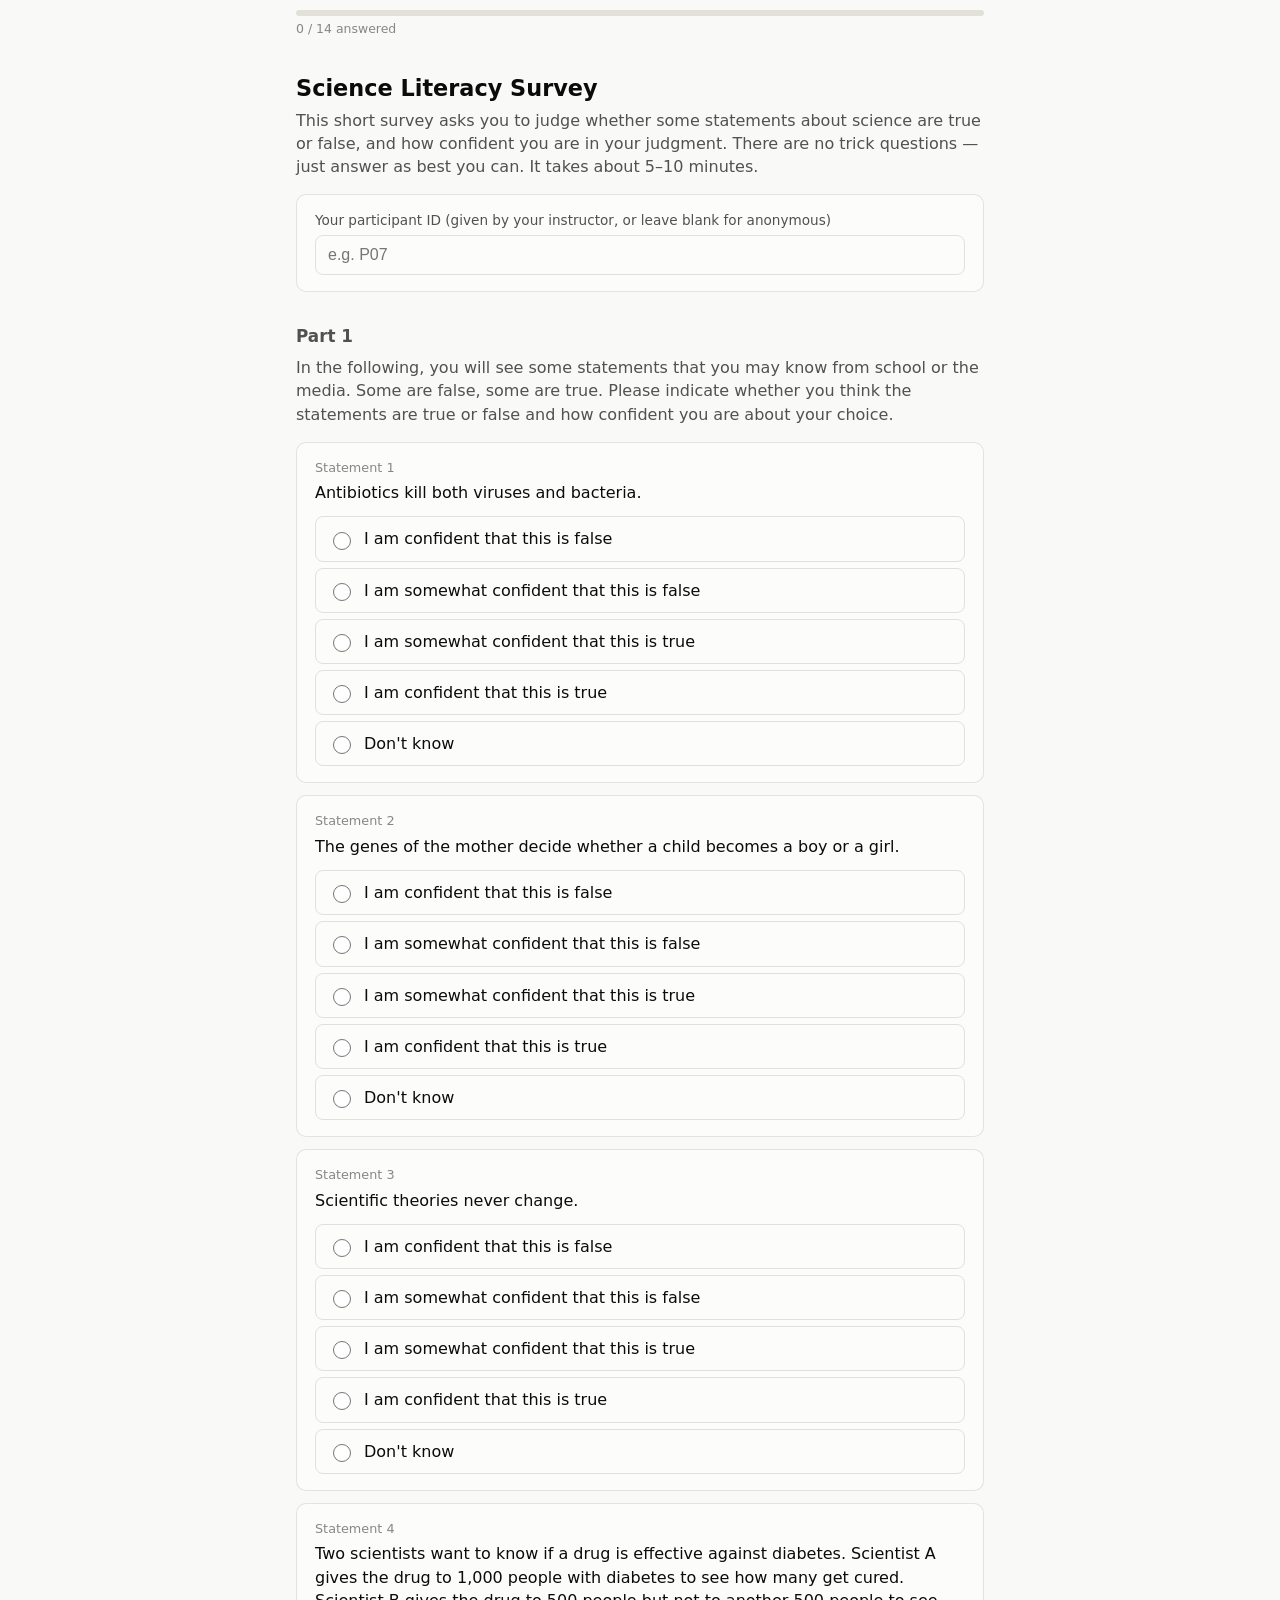
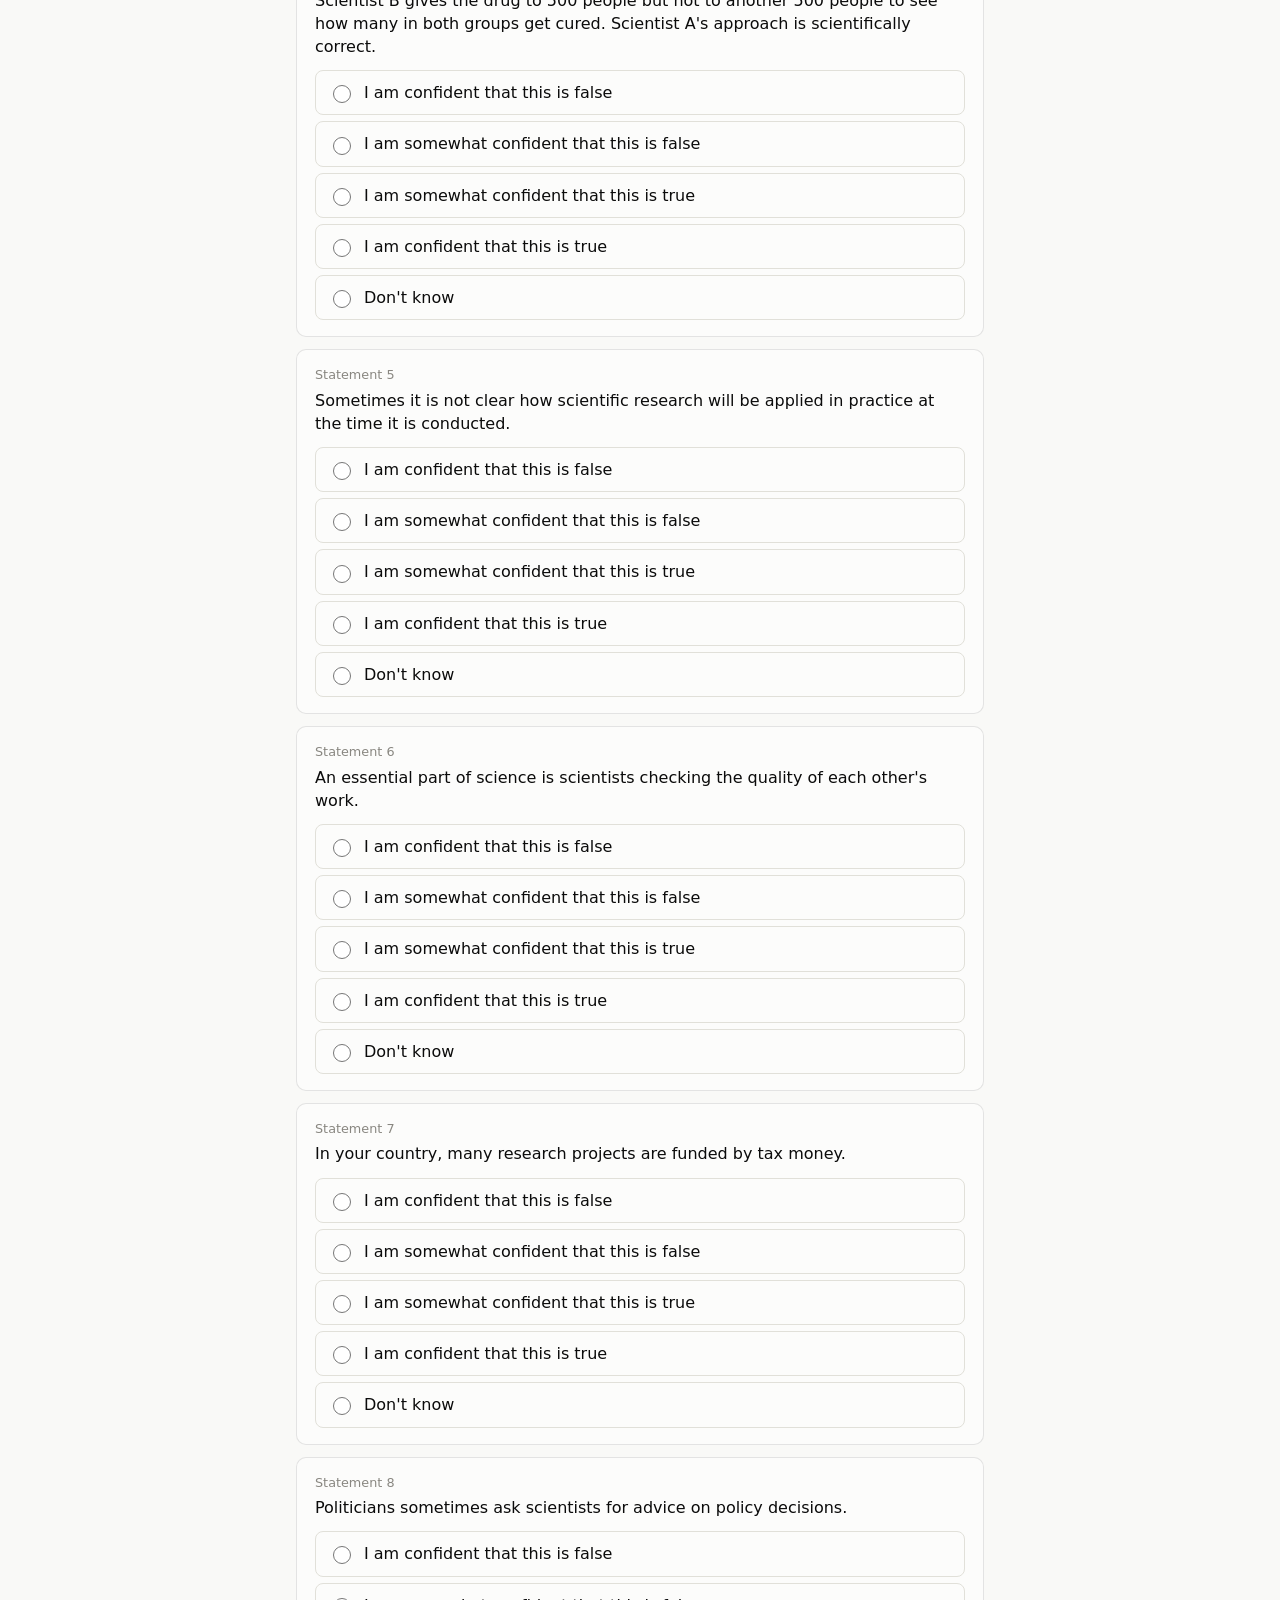
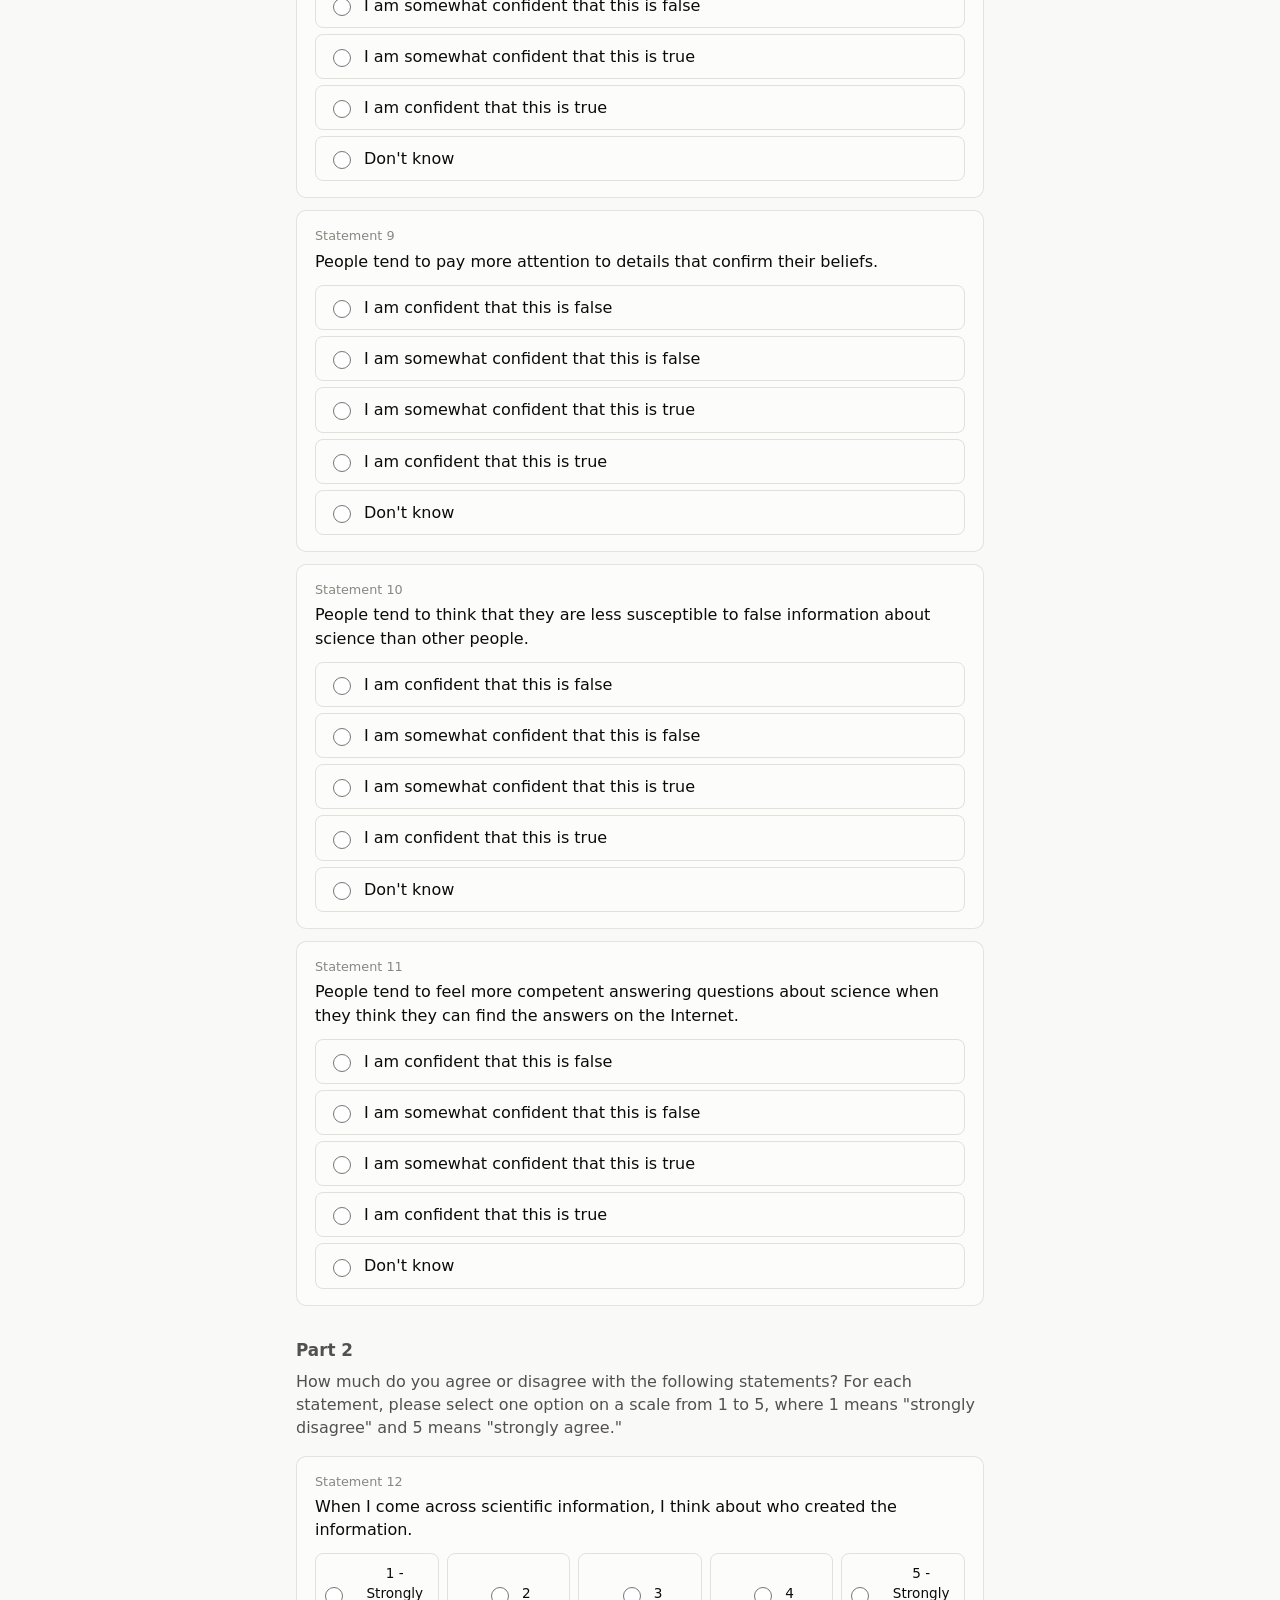
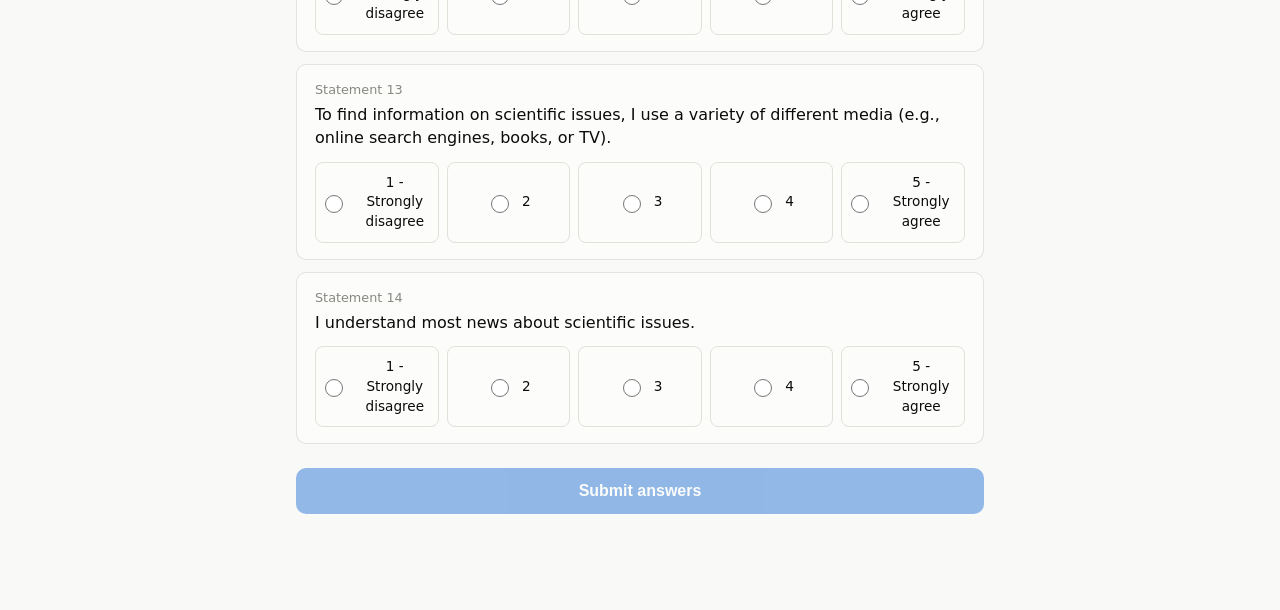
<file: index.html>
<!doctype html>
<html lang="en">
<head>
<meta charset="utf-8" />
<meta name="viewport" content="width=device-width, initial-scale=1" />
<title>Science Literacy Survey</title>
<link rel="stylesheet" href="style.css" />
</head>
<body>
<div class="progress-bar">
  <div class="wrap" style="padding-top:0;padding-bottom:0;">
    <div class="progress-track"><div class="progress-fill" id="progressFill"></div></div>
    <div class="progress-label" id="progressLabel">0 / 14 answered</div>
  </div>
</div>

<div class="wrap">
  <h1>Science Literacy Survey</h1>
  <p class="lede">
    This short survey asks you to judge whether some statements about science
    are true or false, and how confident you are in your judgment. There are
    no trick questions &mdash; just answer as best you can. It takes about
    5&ndash;10 minutes.
  </p>

  <div class="card">
    <label class="field-label" for="respondentId">Your participant ID (given by your instructor, or leave blank for anonymous)</label>
    <input type="text" id="respondentId" placeholder="e.g. P07" autocomplete="off" />
  </div>

  <form id="surveyForm"></form>

  <button class="submit" id="submitBtn" disabled>Submit answers</button>
  <div id="statusMsg"></div>
</div>

<div class="wrap thankyou" id="thankYou" style="display:none;">
  <h1>Thank you!</h1>
  <p class="lede">Your responses have been recorded.</p>
</div>

<script src="items.js"></script>
<script src="config.js"></script>
<script>
(function () {
  const { ITEMS, TF_OPTIONS, AGREE_OPTIONS, TF_INTRO, AGREE_INTRO } = window.SCALE;
  const form = document.getElementById("surveyForm");

  // Optional course-group tag from the URL (e.g. ?group=A). It labels each
  // response and shows a badge; the dashboard can filter results by it.
  const GROUP = (new URLSearchParams(location.search).get("group") || "").trim();
  function withGroup(id) { return GROUP ? GROUP + " | " + id : id; }
  if (GROUP) {
    const badge = document.createElement("div");
    badge.textContent = "Group: " + GROUP;
    badge.style.cssText = "display:inline-block;margin:4px 0 12px;padding:6px 12px;border-radius:999px;background:color-mix(in srgb, var(--series-1) 15%, transparent);color:var(--text-primary);font-size:0.85rem;font-weight:600;";
    const mainWrap = form.closest(".wrap");
    mainWrap.querySelector("h1").insertAdjacentElement("afterend", badge);
  }
  const answers = {};

  function renderTfItem(item, displayIndex) {
    const card = document.createElement("div");
    card.className = "card";
    card.innerHTML = `
      <div class="item-index">Statement ${displayIndex}</div>
      <div class="item-text">${escapeHtml(item.text)}</div>
      <div class="options" role="radiogroup" aria-label="Statement ${displayIndex}"></div>
    `;
    const opts = card.querySelector(".options");
    TF_OPTIONS.forEach((opt) => {
      const id = `${item.id}_${opt.value}`;
      const label = document.createElement("label");
      label.className = "option";
      label.setAttribute("for", id);
      label.innerHTML = `<input type="radio" name="${item.id}" id="${id}" value="${opt.value}" /><span>${escapeHtml(opt.label)}</span>`;
      opts.appendChild(label);
    });
    card.querySelectorAll(`input[name="${item.id}"]`).forEach((input) => {
      input.addEventListener("change", () => onAnswer(item.id, input.value, card));
    });
    return card;
  }

  function renderAgreeItem(item, displayIndex) {
    const card = document.createElement("div");
    card.className = "card";
    card.innerHTML = `
      <div class="item-index">Statement ${displayIndex}</div>
      <div class="item-text">${escapeHtml(item.text)}</div>
      <div class="agree-row" role="radiogroup" aria-label="Statement ${displayIndex}"></div>
    `;
    const opts = card.querySelector(".agree-row");
    AGREE_OPTIONS.forEach((opt) => {
      const id = `${item.id}_${opt.value}`;
      const label = document.createElement("label");
      label.className = "option";
      label.setAttribute("for", id);
      label.innerHTML = `<input type="radio" name="${item.id}" id="${id}" value="${opt.value}" /><span>${escapeHtml(String(opt.label))}</span>`;
      opts.appendChild(label);
    });
    card.querySelectorAll(`input[name="${item.id}"]`).forEach((input) => {
      input.addEventListener("change", () => onAnswer(item.id, input.value, card));
    });
    return card;
  }

  function onAnswer(itemId, value, card) {
    answers[itemId] = value;
    card.querySelectorAll(".option").forEach((el) => {
      const input = el.querySelector("input");
      el.classList.toggle("checked", input.checked);
    });
    updateProgress();
  }

  function updateProgress() {
    const answered = Object.keys(answers).length;
    document.getElementById("progressFill").style.width = (answered / ITEMS.length * 100) + "%";
    document.getElementById("progressLabel").textContent = `${answered} / ${ITEMS.length} answered`;
    document.getElementById("submitBtn").disabled = answered < ITEMS.length;
  }

  function escapeHtml(s) {
    const d = document.createElement("div");
    d.textContent = s;
    return d.innerHTML;
  }

  // Render: intro + civic/cognitive (tf) items, then intro + media (agree) items.
  const tfItems = ITEMS.filter((i) => i.type === "tf");
  const agreeItems = ITEMS.filter((i) => i.type === "agree");

  const tfIntro = document.createElement("h2");
  tfIntro.textContent = "Part 1";
  const tfIntroP = document.createElement("p");
  tfIntroP.className = "lede";
  tfIntroP.textContent = TF_INTRO;
  form.appendChild(tfIntro);
  form.appendChild(tfIntroP);
  tfItems.forEach((item, i) => form.appendChild(renderTfItem(item, i + 1)));

  const agreeIntro = document.createElement("h2");
  agreeIntro.textContent = "Part 2";
  const agreeIntroP = document.createElement("p");
  agreeIntroP.className = "lede";
  agreeIntroP.textContent = AGREE_INTRO;
  form.appendChild(agreeIntro);
  form.appendChild(agreeIntroP);
  agreeItems.forEach((item, i) => form.appendChild(renderAgreeItem(item, tfItems.length + i + 1)));

  document.getElementById("submitBtn").addEventListener("click", submit);

  async function submit() {
    const btn = document.getElementById("submitBtn");
    const statusEl = document.getElementById("statusMsg");
    statusEl.innerHTML = "";

    if (Object.keys(answers).length < ITEMS.length) {
      statusEl.innerHTML = `<div class="status-msg error">Please answer all statements before submitting.</div>`;
      return;
    }
    if (!window.APP_CONFIG || window.APP_CONFIG.ENDPOINT_URL.indexOf("PASTE_YOUR") === 0) {
      statusEl.innerHTML = `<div class="status-msg error">This survey isn't connected to a data endpoint yet. See config.js / SETUP.md.</div>`;
      return;
    }

    btn.disabled = true;
    btn.textContent = "Submitting…";

    const payload = {
      secret: window.APP_CONFIG.SHARED_SECRET,
      respondentId: withGroup(document.getElementById("respondentId").value.trim() || "anonymous"),
      answers,
      submittedAt: new Date().toISOString(),
    };

    try {
      const res = await fetch(window.APP_CONFIG.ENDPOINT_URL, {
        method: "POST",
        headers: { "Content-Type": "text/plain;charset=utf-8" }, // avoids CORS preflight against Apps Script
        body: JSON.stringify(payload),
      });
      const data = await res.json().catch(() => ({}));
      if (!res.ok || data.ok === false) {
        throw new Error(data.error || `Request failed (${res.status})`);
      }
      document.querySelector(".progress-bar").style.display = "none";
      document.querySelector(".wrap").style.display = "none";
      document.getElementById("thankYou").style.display = "block";
    } catch (err) {
      statusEl.innerHTML = `<div class="status-msg error">Could not submit: ${escapeHtml(err.message)}. Please try again.</div>`;
      btn.disabled = false;
      btn.textContent = "Submit answers";
    }
  }
})();
</script>
</body>
</html>
</file>
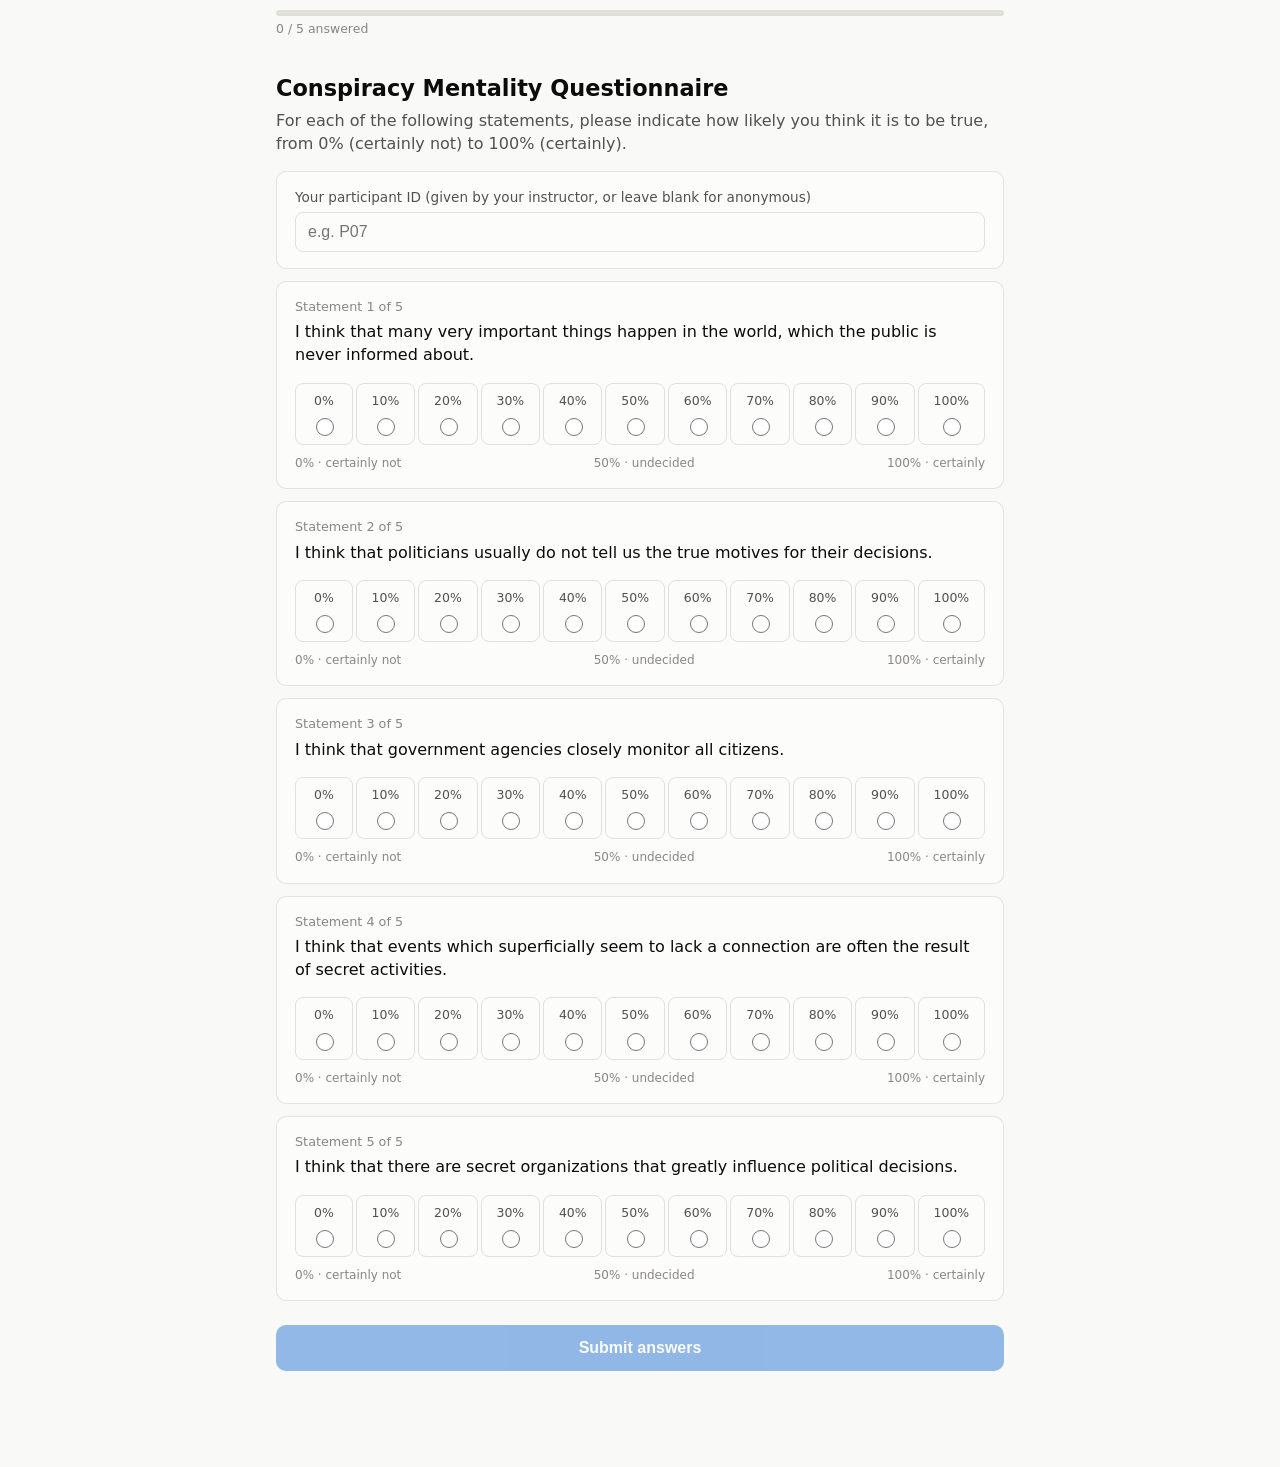
<file: cmq/index.html>
<!doctype html>
<html lang="en">
<head>
<meta charset="utf-8" />
<meta name="viewport" content="width=device-width, initial-scale=1" />
<title>Conspiracy Mentality Questionnaire</title>
<link rel="stylesheet" href="style.css" />
</head>
<body>
<div class="progress-bar">
  <div class="wrap" style="padding-top:0;padding-bottom:0;">
    <div class="progress-track"><div class="progress-fill" id="progressFill"></div></div>
    <div class="progress-label" id="progressLabel">0 / 5 answered</div>
  </div>
</div>

<div class="wrap">
  <h1>Conspiracy Mentality Questionnaire</h1>
  <p class="lede" id="scaleIntro"></p>

  <div class="card">
    <label class="field-label" for="respondentId">Your participant ID (given by your instructor, or leave blank for anonymous)</label>
    <input type="text" id="respondentId" placeholder="e.g. P07" autocomplete="off" />
  </div>

  <form id="surveyForm"></form>

  <button class="submit" id="submitBtn" disabled>Submit answers</button>
  <div id="statusMsg"></div>
</div>

<div class="wrap thankyou" id="thankYou" style="display:none;">
  <h1>Thank you!</h1>
  <p class="lede">Your answers have been recorded.</p>
</div>

<script src="items.js"></script>
<script src="config.js"></script>
<script>
(function () {
  const { ITEMS, SCALE, SCALE_INTRO } = window.CMQ;
  const form = document.getElementById("surveyForm");

  // Optional course-group tag from the URL (e.g. ?group=A). It labels each
  // response and shows a badge; the dashboard can filter results by it.
  const GROUP = (new URLSearchParams(location.search).get("group") || "").trim();
  function withGroup(id) { return GROUP ? GROUP + " | " + id : id; }
  if (GROUP) {
    const badge = document.createElement("div");
    badge.textContent = "Group: " + GROUP;
    badge.style.cssText = "display:inline-block;margin:4px 0 12px;padding:6px 12px;border-radius:999px;background:color-mix(in srgb, var(--series-1) 15%, transparent);color:var(--text-primary);font-size:0.85rem;font-weight:600;";
    const mainWrap = form.closest(".wrap");
    mainWrap.querySelector("h1").insertAdjacentElement("afterend", badge);
  }
  const answers = {};
  document.getElementById("scaleIntro").textContent = SCALE_INTRO;

  function escapeHtml(s) { const d = document.createElement("div"); d.textContent = s; return d.innerHTML; }

  function renderItem(item, i) {
    const card = document.createElement("div");
    card.className = "card";
    card.innerHTML =
      '<div class="item-index">Statement ' + (i + 1) + " of " + ITEMS.length + "</div>" +
      '<div class="item-text">' + escapeHtml(item.text) + "</div>" +
      '<div class="scale" role="radiogroup" aria-label="Statement ' + (i + 1) + '"></div>' +
      '<div class="scale-anchors"><span>0% &middot; certainly not</span><span>50% &middot; undecided</span><span>100% &middot; certainly</span></div>';
    const scale = card.querySelector(".scale");
    SCALE.forEach((opt) => {
      const wrap = document.createElement("div");
      wrap.className = "scale-opt";
      const id = item.id + "_" + opt.value;
      wrap.innerHTML =
        '<label for="' + id + '" title="' + opt.percent + "% &mdash; " + escapeHtml(opt.anchor) + '">' +
        '<span class="pct">' + opt.percent + "%</span>" +
        '<input type="radio" name="' + item.id + '" id="' + id + '" value="' + opt.value + '" />' +
        "</label>";
      scale.appendChild(wrap);
    });
    card.querySelectorAll('input[name="' + item.id + '"]').forEach((input) => {
      input.addEventListener("change", () => onAnswer(item.id, input.value, card));
    });
    return card;
  }

  function onAnswer(itemId, value, card) {
    answers[itemId] = value;
    card.querySelectorAll(".scale-opt").forEach((el) => {
      el.classList.toggle("checked", el.querySelector("input").checked);
    });
    updateProgress();
  }

  function updateProgress() {
    const answered = Object.keys(answers).length;
    document.getElementById("progressFill").style.width = (answered / ITEMS.length * 100) + "%";
    document.getElementById("progressLabel").textContent = answered + " / " + ITEMS.length + " answered";
    document.getElementById("submitBtn").disabled = answered < ITEMS.length;
  }

  ITEMS.forEach((item, i) => form.appendChild(renderItem(item, i)));
  document.getElementById("submitBtn").addEventListener("click", submit);

  async function submit() {
    const btn = document.getElementById("submitBtn");
    const statusEl = document.getElementById("statusMsg");
    statusEl.innerHTML = "";
    if (Object.keys(answers).length < ITEMS.length) {
      statusEl.innerHTML = '<div class="status-msg error">Please answer all statements before submitting.</div>';
      return;
    }
    if (!window.APP_CONFIG || window.APP_CONFIG.ENDPOINT_URL.indexOf("PASTE_YOUR") === 0) {
      statusEl.innerHTML = '<div class="status-msg error">This survey isn\'t connected to a data endpoint yet. See config.js / SETUP.md.</div>';
      return;
    }
    btn.disabled = true; btn.textContent = "Submitting…";
    const payload = {
      secret: window.APP_CONFIG.SHARED_SECRET,
      respondentId: withGroup(document.getElementById("respondentId").value.trim() || "anonymous"),
      answers, submittedAt: new Date().toISOString(),
    };
    try {
      const res = await fetch(window.APP_CONFIG.ENDPOINT_URL, {
        method: "POST",
        headers: { "Content-Type": "text/plain;charset=utf-8" },
        body: JSON.stringify(payload),
      });
      const data = await res.json().catch(() => ({}));
      if (!res.ok || data.ok === false) throw new Error(data.error || ("Request failed (" + res.status + ")"));
      document.querySelector(".progress-bar").style.display = "none";
      document.querySelector(".wrap").style.display = "none";
      document.getElementById("thankYou").style.display = "block";
    } catch (err) {
      statusEl.innerHTML = '<div class="status-msg error">Could not submit: ' + escapeHtml(err.message) + ". Please try again.</div>";
      btn.disabled = false; btn.textContent = "Submit answers";
    }
  }
})();
</script>
</body>
</html>
</file>
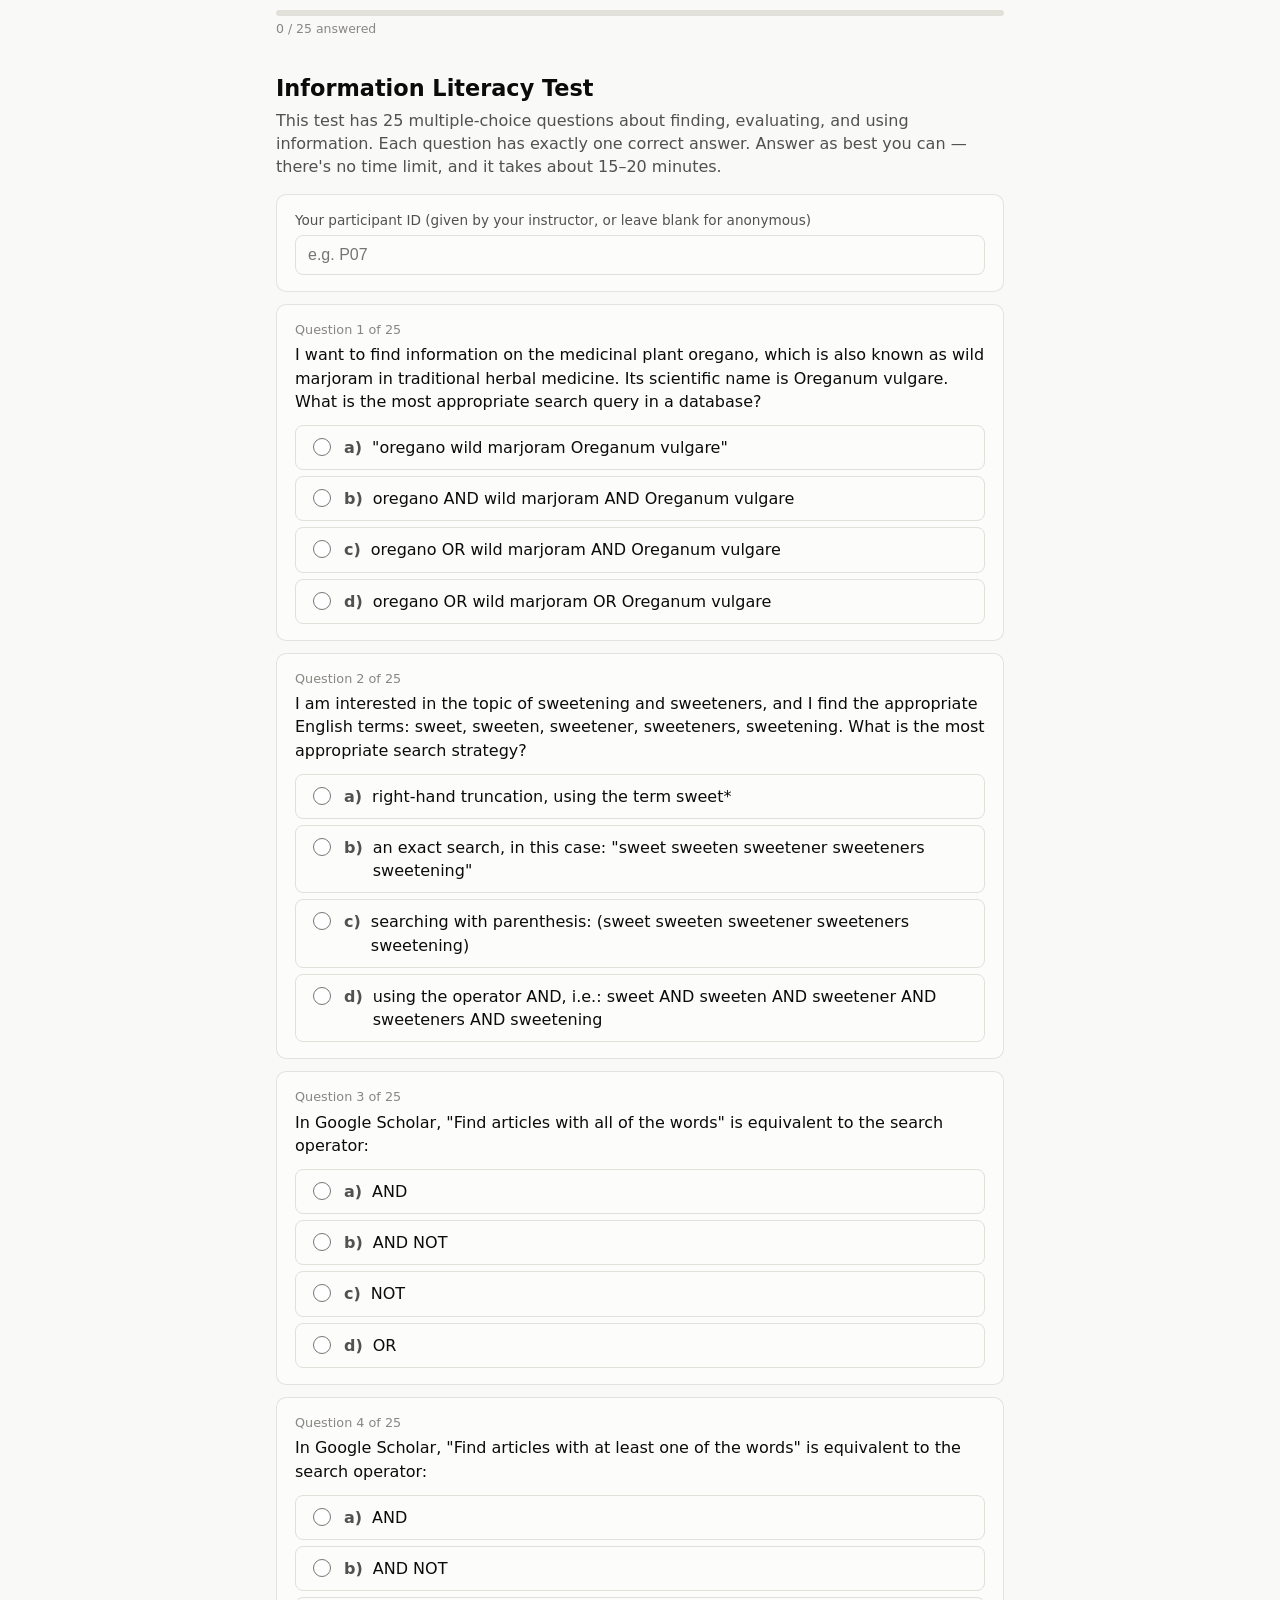
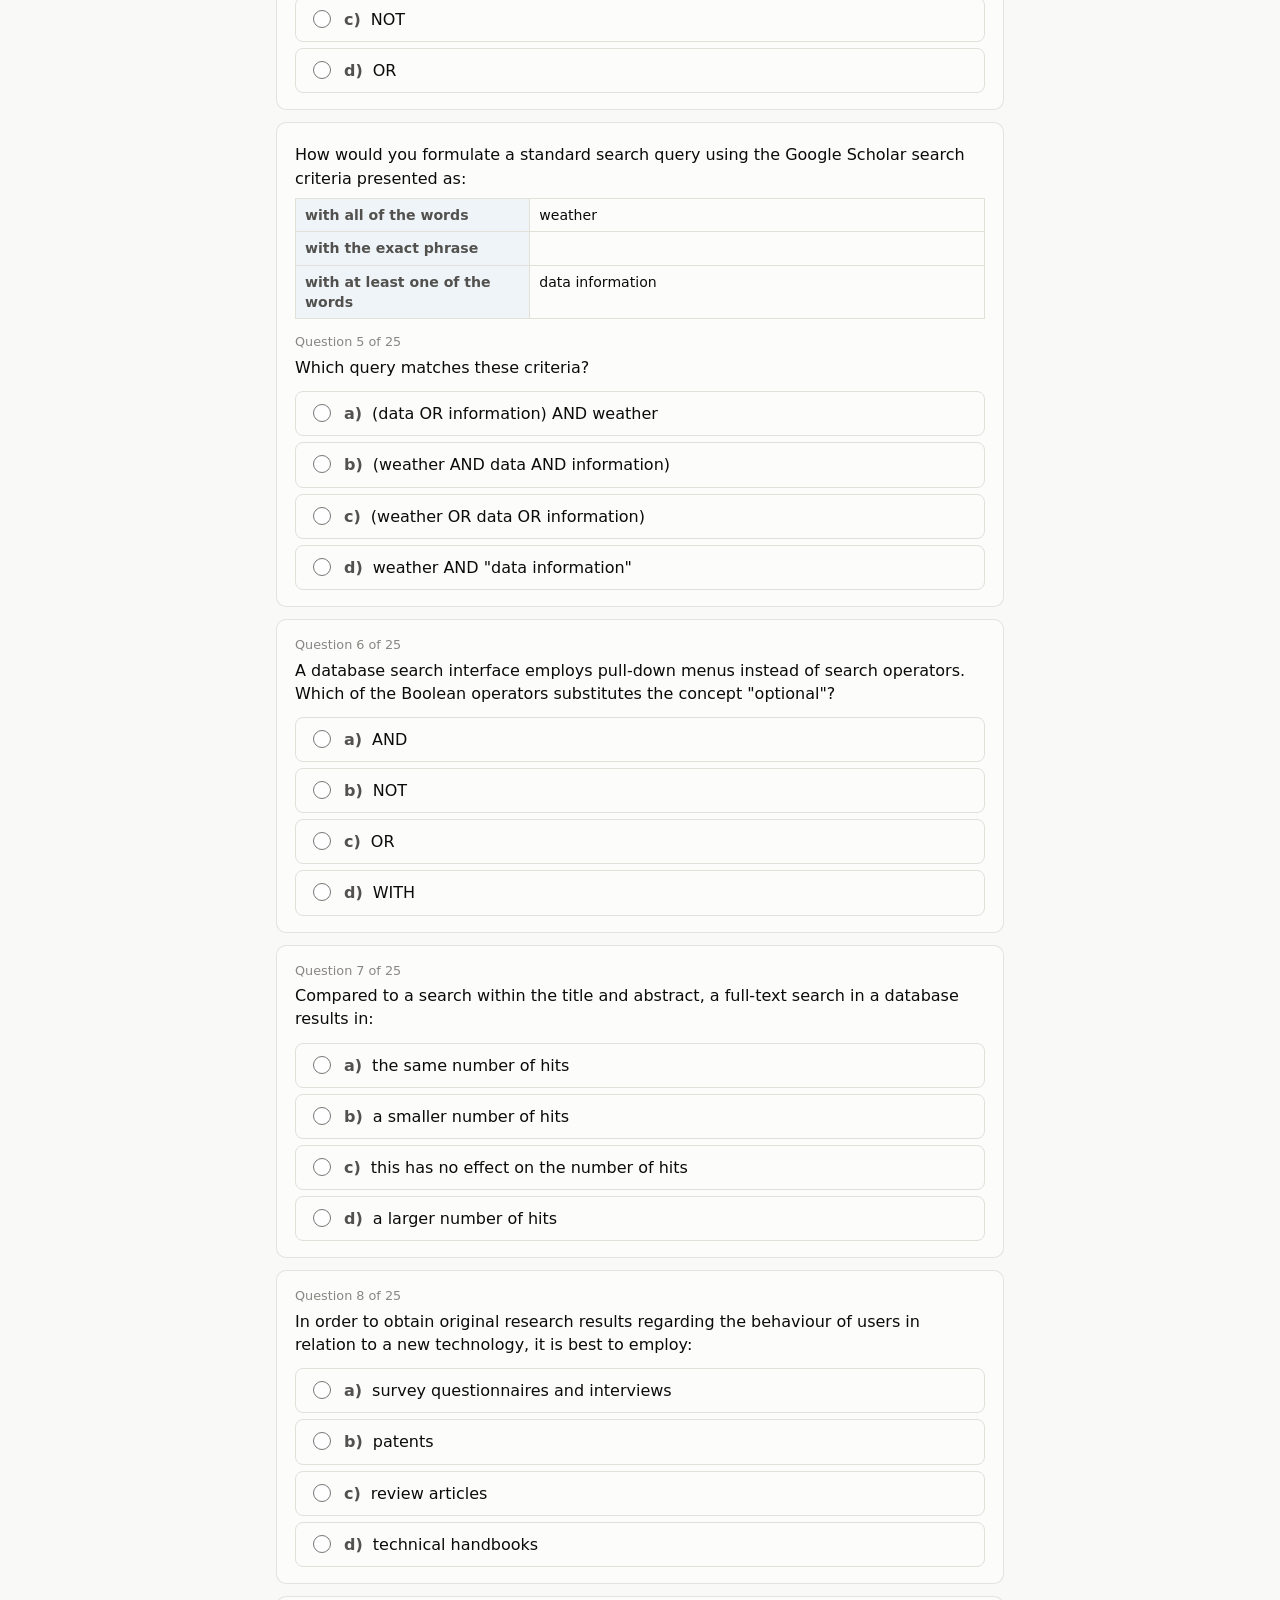
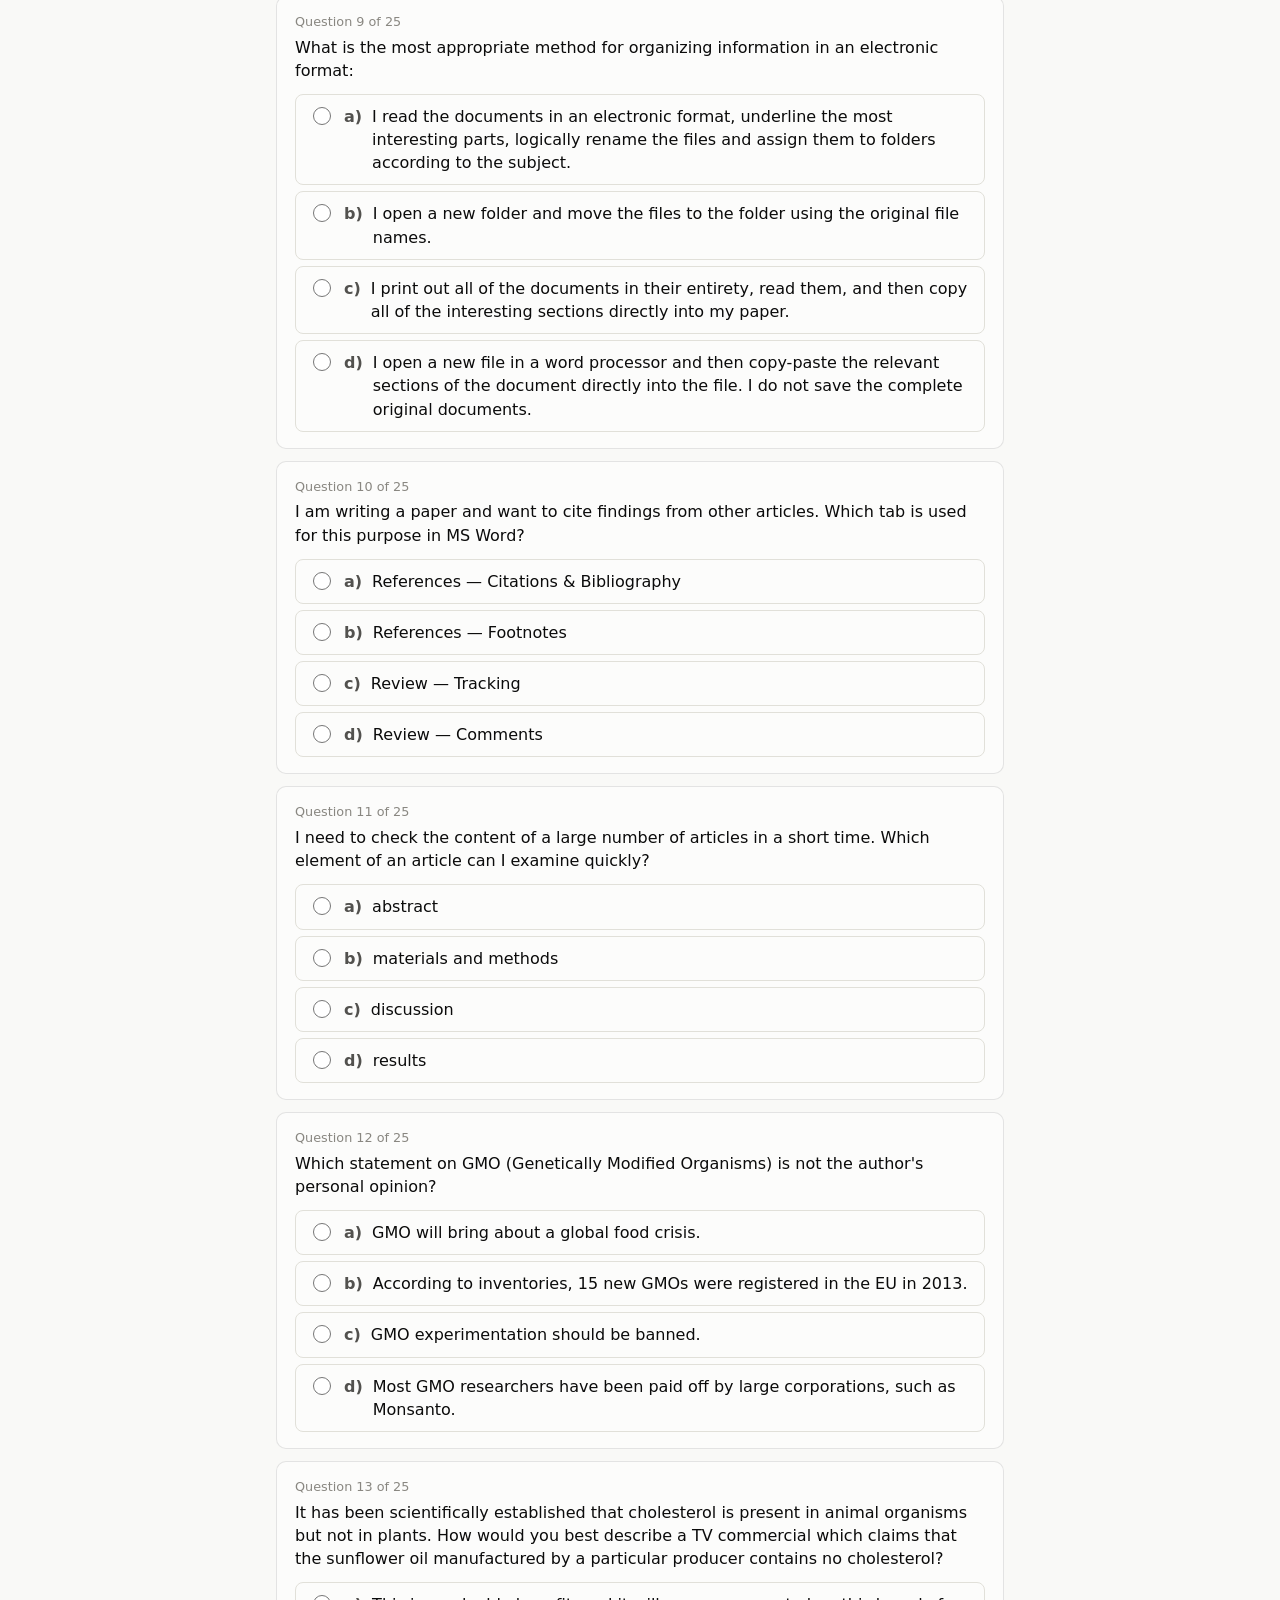
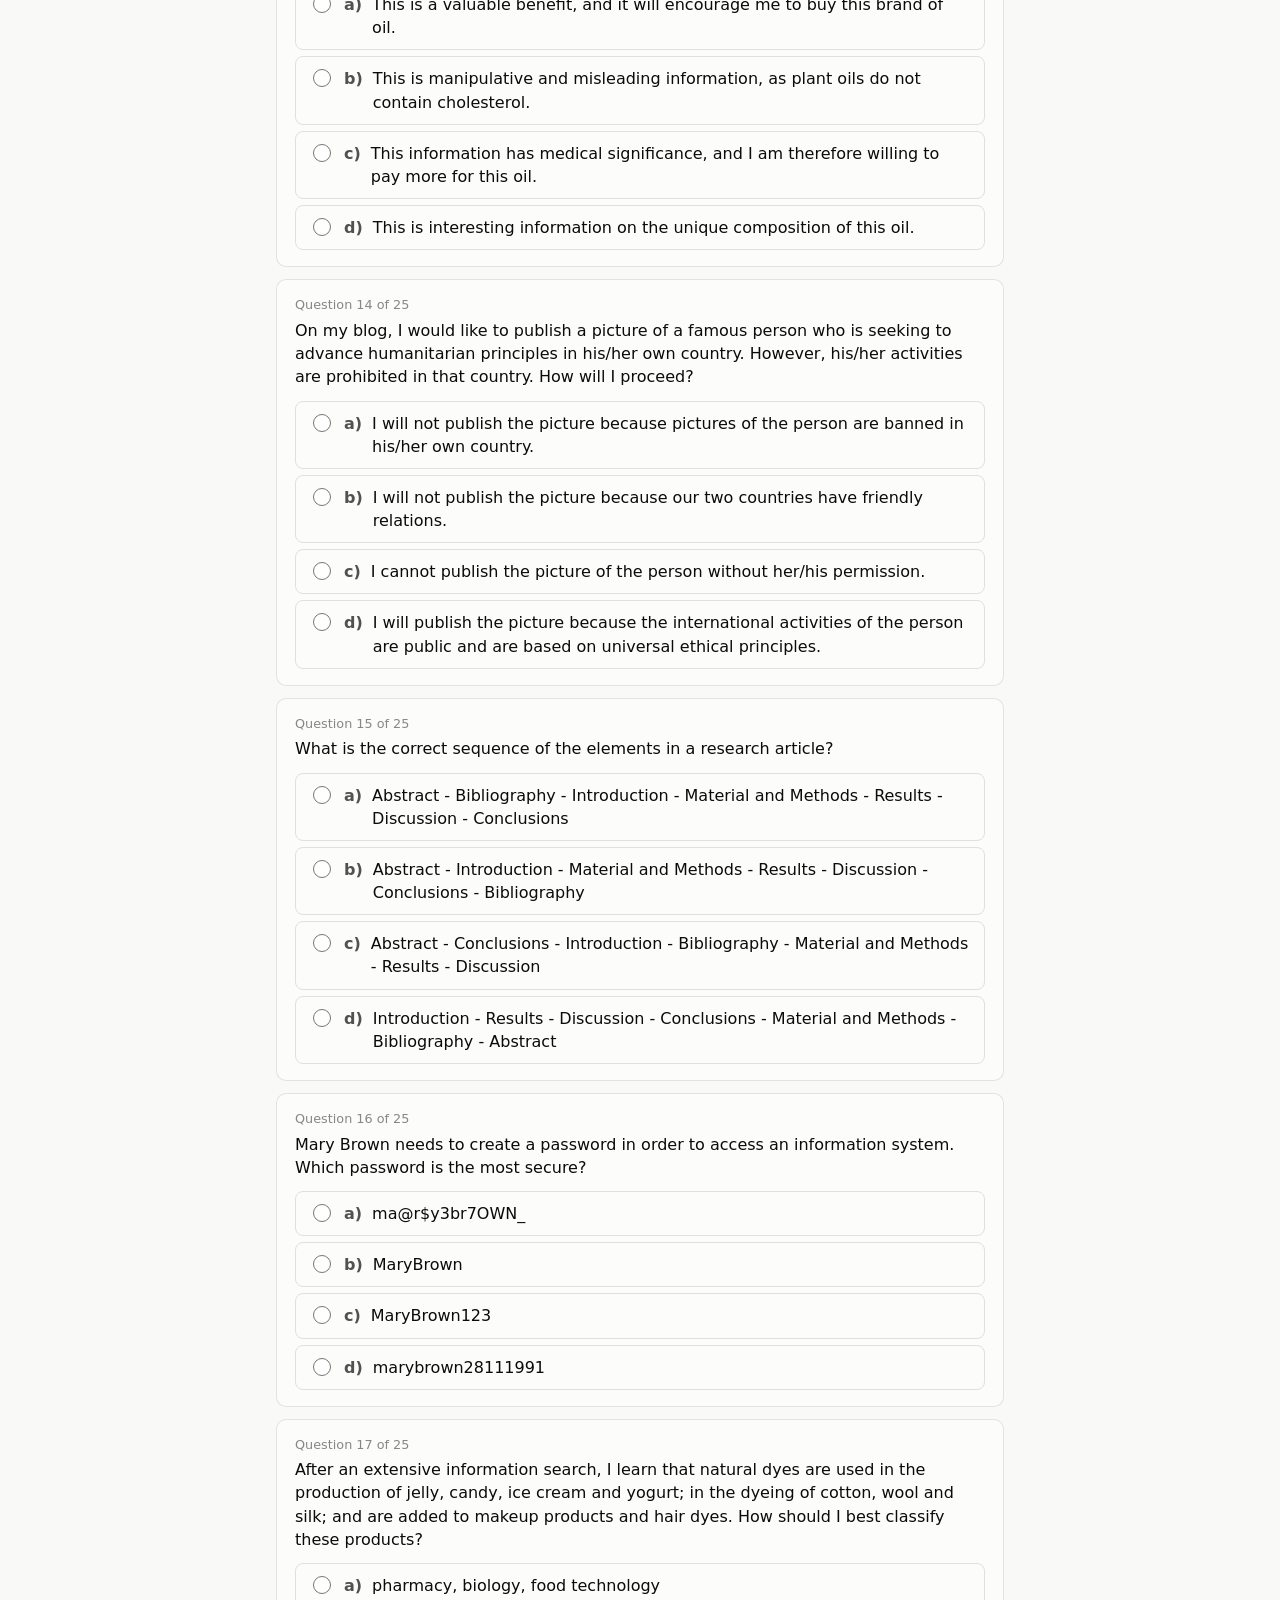
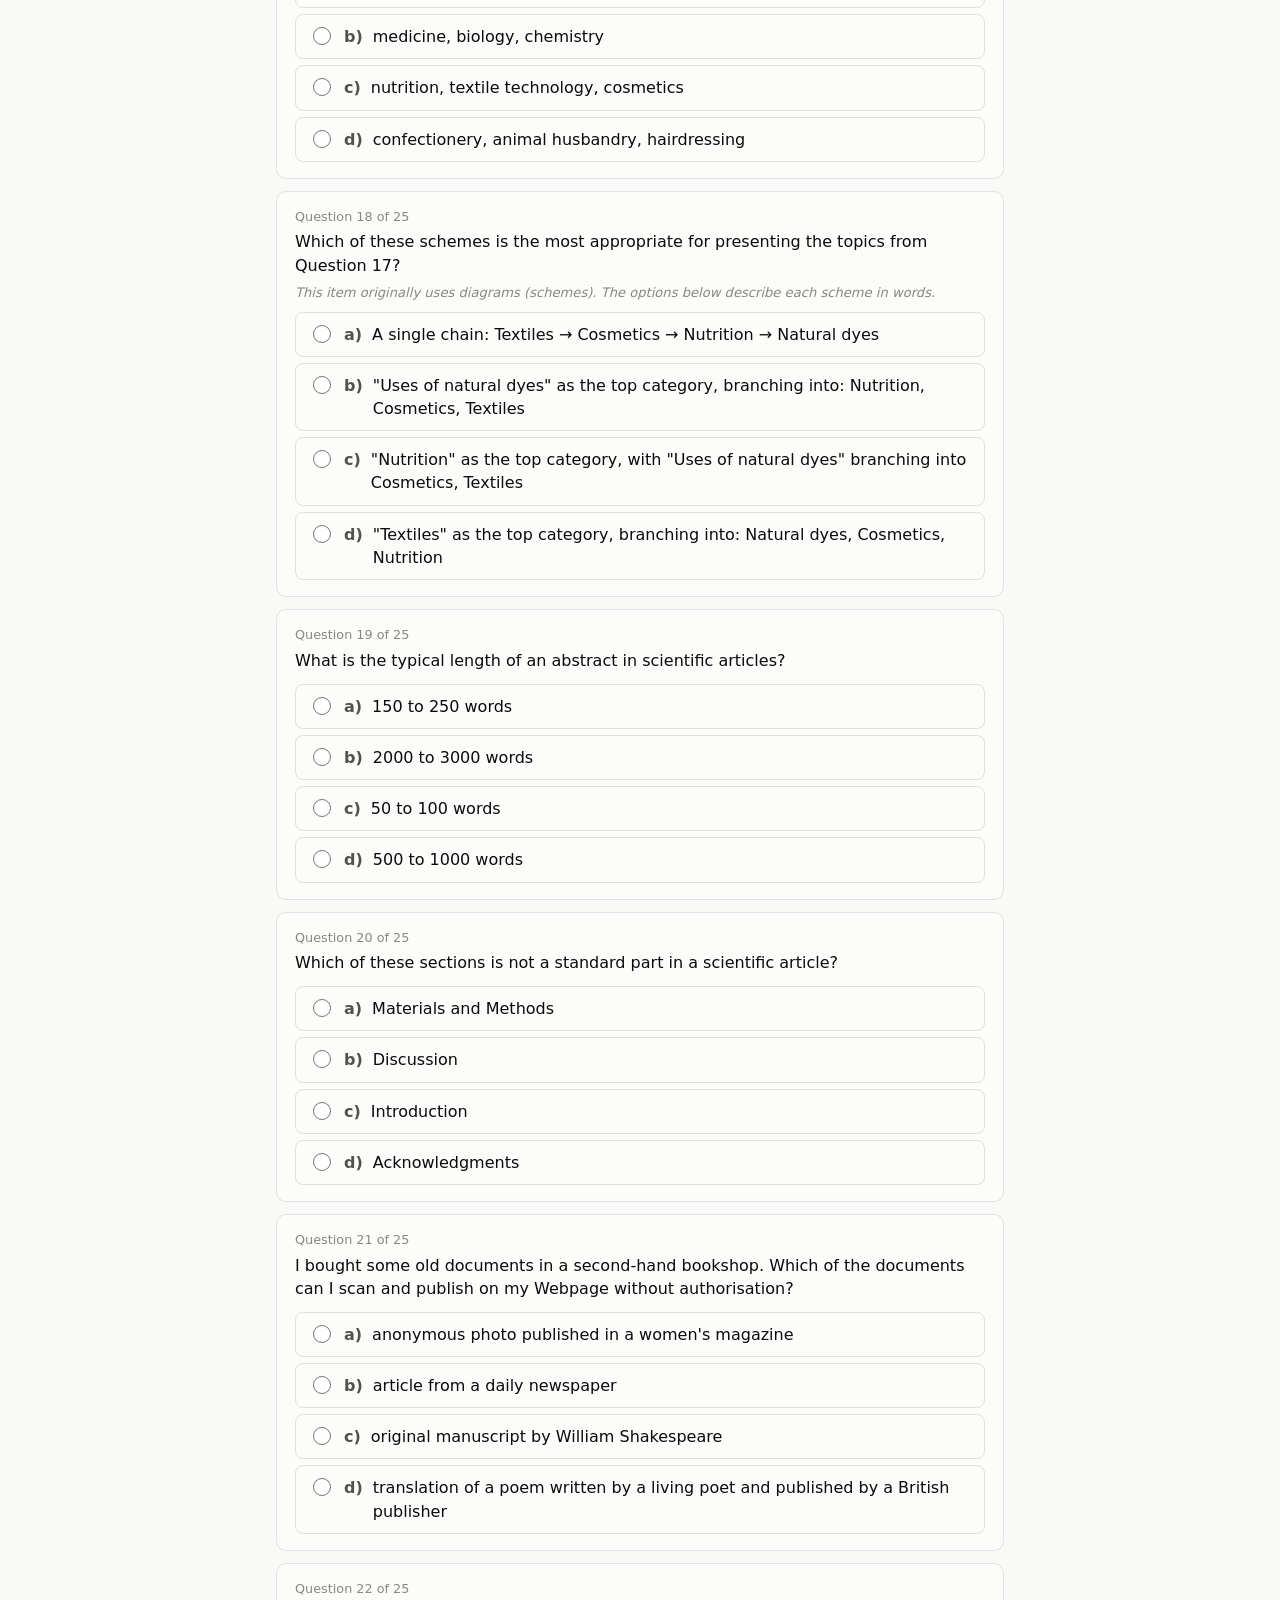
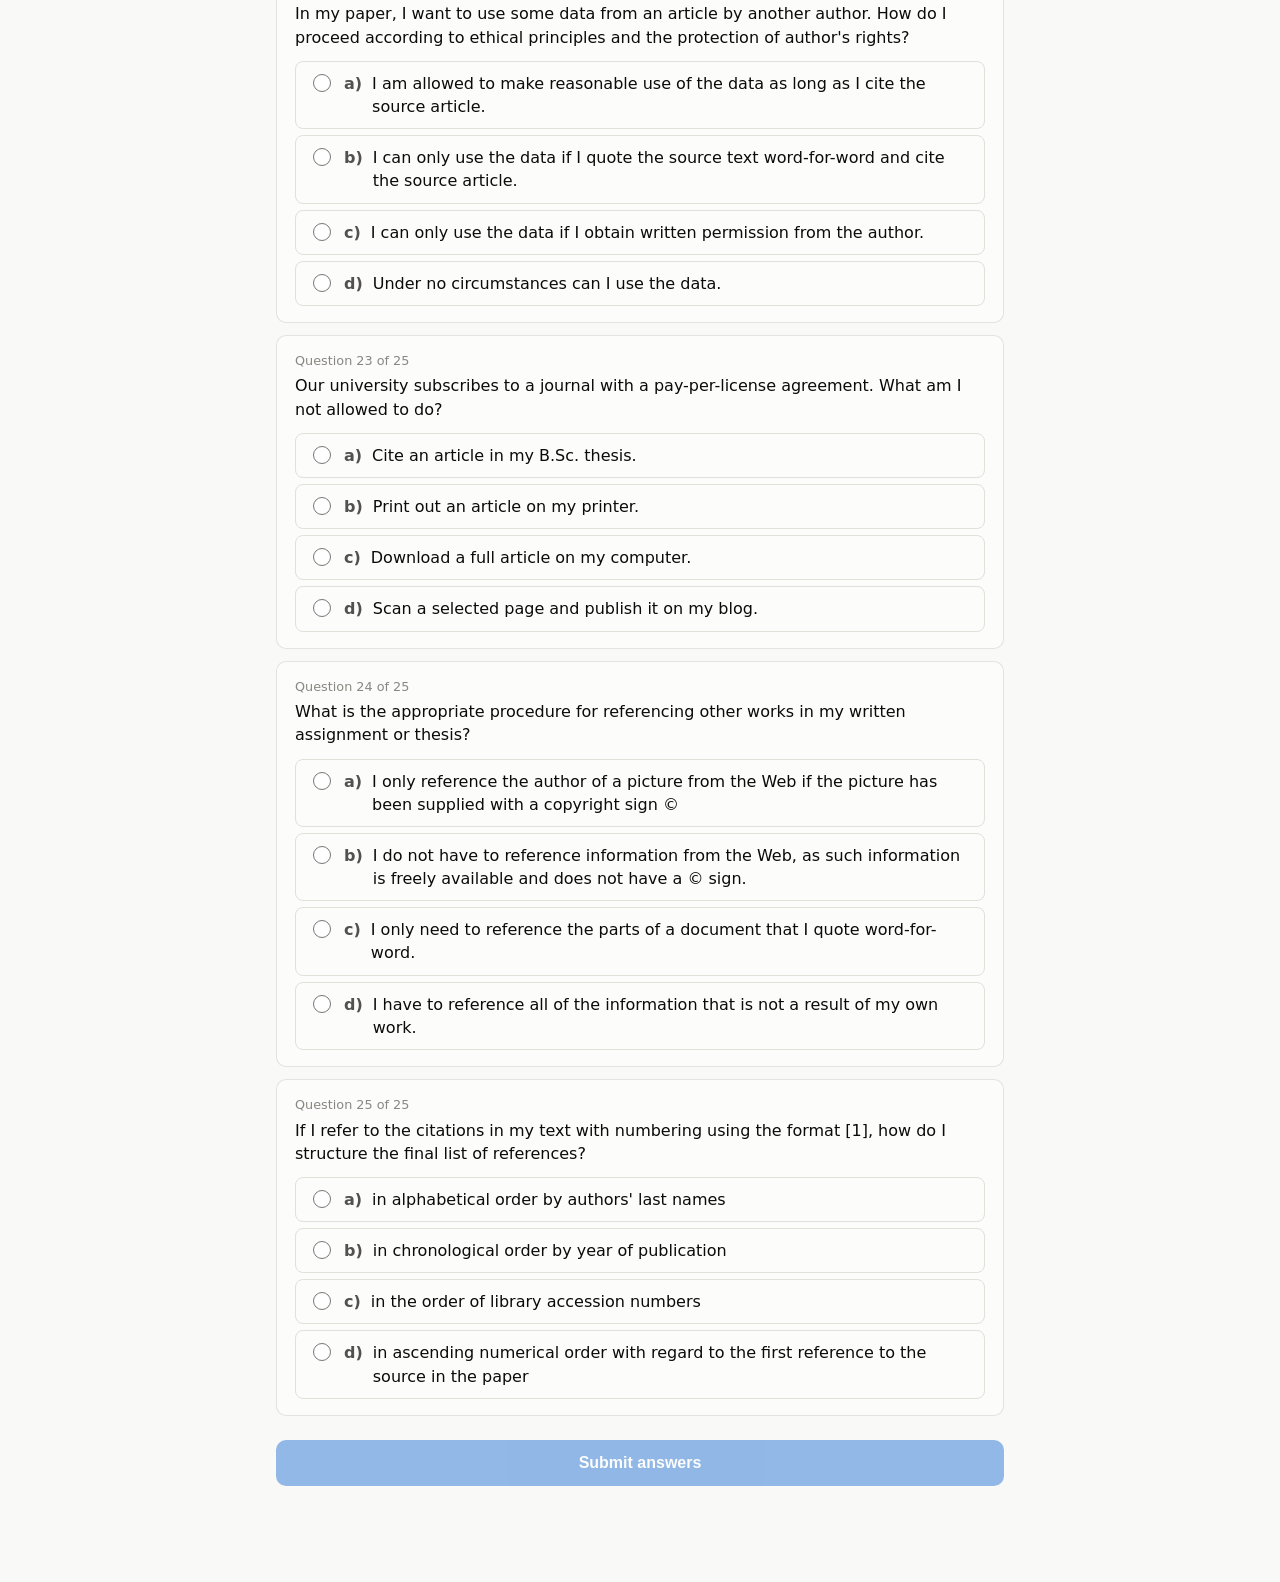
<file: ilt/index.html>
<!doctype html>
<html lang="en">
<head>
<meta charset="utf-8" />
<meta name="viewport" content="width=device-width, initial-scale=1" />
<title>Information Literacy Test</title>
<link rel="stylesheet" href="style.css" />
</head>
<body>
<div class="progress-bar">
  <div class="wrap" style="padding-top:0;padding-bottom:0;">
    <div class="progress-track"><div class="progress-fill" id="progressFill"></div></div>
    <div class="progress-label" id="progressLabel">0 / 25 answered</div>
  </div>
</div>

<div class="wrap">
  <h1>Information Literacy Test</h1>
  <p class="lede">
    This test has <span id="qCount">25</span> multiple-choice questions about finding, evaluating, and
    using information. Each question has exactly one correct answer. Answer as
    best you can &mdash; there's no time limit, and it takes about 15&ndash;20 minutes.
  </p>

  <div class="card">
    <label class="field-label" for="respondentId">Your participant ID (given by your instructor, or leave blank for anonymous)</label>
    <input type="text" id="respondentId" placeholder="e.g. P07" autocomplete="off" />
  </div>

  <form id="surveyForm"></form>

  <button class="submit" id="submitBtn" disabled>Submit answers</button>
  <div id="statusMsg"></div>
</div>

<div class="wrap thankyou" id="thankYou" style="display:none;">
  <h1>Thank you!</h1>
  <p class="lede">Your answers have been recorded.</p>
</div>

<script src="items.js"></script>
<script src="config.js"></script>
<script>
(function () {
  const ITEMS = window.ILT.activeItems();
  const itemText = window.ILT.itemText;
  const form = document.getElementById("surveyForm");

  // Optional course-group tag from the URL (e.g. ?group=A). It labels each
  // response and shows a badge; the dashboard can filter results by it.
  const GROUP = (new URLSearchParams(location.search).get("group") || "").trim();
  function withGroup(id) { return GROUP ? GROUP + " | " + id : id; }
  if (GROUP) {
    const badge = document.createElement("div");
    badge.textContent = "Group: " + GROUP;
    badge.style.cssText = "display:inline-block;margin:4px 0 12px;padding:6px 12px;border-radius:999px;background:color-mix(in srgb, var(--series-1) 15%, transparent);color:var(--text-primary);font-size:0.85rem;font-weight:600;";
    const mainWrap = form.closest(".wrap");
    mainWrap.querySelector("h1").insertAdjacentElement("afterend", badge);
  }
  const answers = {};

  function escapeHtml(s) {
    const d = document.createElement("div");
    d.textContent = s;
    return d.innerHTML;
  }

  function renderItem(item, displayIndex) {
    const card = document.createElement("div");
    card.className = "card";

    let html = "";
    if (item.stimulus) {
      html += '<div class="stimulus">' + item.stimulus + "</div>";
    }
    html += '<div class="item-index">Question ' + displayIndex + " of " + ITEMS.length + "</div>";
    html += '<div class="item-text">' + escapeHtml(itemText(item, ITEMS)) + "</div>";
    if (item.note) {
      html += '<div class="item-note">' + escapeHtml(item.note) + "</div>";
    }
    html += '<div class="options" role="radiogroup" aria-label="Question ' + displayIndex + '"></div>';
    card.innerHTML = html;

    const opts = card.querySelector(".options");
    item.options.forEach((opt) => {
      const id = item.id + "_" + opt.key;
      const label = document.createElement("label");
      label.className = "option";
      label.setAttribute("for", id);
      label.innerHTML =
        '<input type="radio" name="' + item.id + '" id="' + id + '" value="' + opt.key + '" />' +
        '<span class="opt-key">' + opt.key + ")</span>" +
        "<span>" + escapeHtml(opt.text) + "</span>";
      opts.appendChild(label);
    });

    card.querySelectorAll('input[name="' + item.id + '"]').forEach((input) => {
      input.addEventListener("change", () => onAnswer(item.id, input.value, card));
    });
    return card;
  }

  function onAnswer(itemId, value, card) {
    answers[itemId] = value;
    card.querySelectorAll(".option").forEach((el) => {
      el.classList.toggle("checked", el.querySelector("input").checked);
    });
    updateProgress();
  }

  function updateProgress() {
    const answered = Object.keys(answers).length;
    document.getElementById("progressFill").style.width = (answered / ITEMS.length * 100) + "%";
    document.getElementById("progressLabel").textContent = answered + " / " + ITEMS.length + " answered";
    document.getElementById("submitBtn").disabled = answered < ITEMS.length;
  }

  ITEMS.forEach((item, i) => form.appendChild(renderItem(item, i + 1)));

  // Derive the visible counts from the active item set (25 by default).
  const qCountEl = document.getElementById("qCount");
  if (qCountEl) qCountEl.textContent = ITEMS.length;
  updateProgress();

  document.getElementById("submitBtn").addEventListener("click", submit);

  async function submit() {
    const btn = document.getElementById("submitBtn");
    const statusEl = document.getElementById("statusMsg");
    statusEl.innerHTML = "";

    if (Object.keys(answers).length < ITEMS.length) {
      statusEl.innerHTML = '<div class="status-msg error">Please answer all questions before submitting.</div>';
      return;
    }
    if (!window.APP_CONFIG || window.APP_CONFIG.ENDPOINT_URL.indexOf("PASTE_YOUR") === 0) {
      statusEl.innerHTML = '<div class="status-msg error">This test isn\'t connected to a data endpoint yet. See config.js / SETUP.md.</div>';
      return;
    }

    btn.disabled = true;
    btn.textContent = "Submitting…";

    const payload = {
      secret: window.APP_CONFIG.SHARED_SECRET,
      respondentId: withGroup(document.getElementById("respondentId").value.trim() || "anonymous"),
      answers,
      submittedAt: new Date().toISOString(),
    };

    try {
      const res = await fetch(window.APP_CONFIG.ENDPOINT_URL, {
        method: "POST",
        headers: { "Content-Type": "text/plain;charset=utf-8" },
        body: JSON.stringify(payload),
      });
      const data = await res.json().catch(() => ({}));
      if (!res.ok || data.ok === false) throw new Error(data.error || ("Request failed (" + res.status + ")"));
      document.querySelector(".progress-bar").style.display = "none";
      document.querySelector(".wrap").style.display = "none";
      document.getElementById("thankYou").style.display = "block";
    } catch (err) {
      statusEl.innerHTML = '<div class="status-msg error">Could not submit: ' + escapeHtml(err.message) + ". Please try again.</div>";
      btn.disabled = false;
      btn.textContent = "Submit answers";
    }
  }
})();
</script>
</body>
</html>
</file>
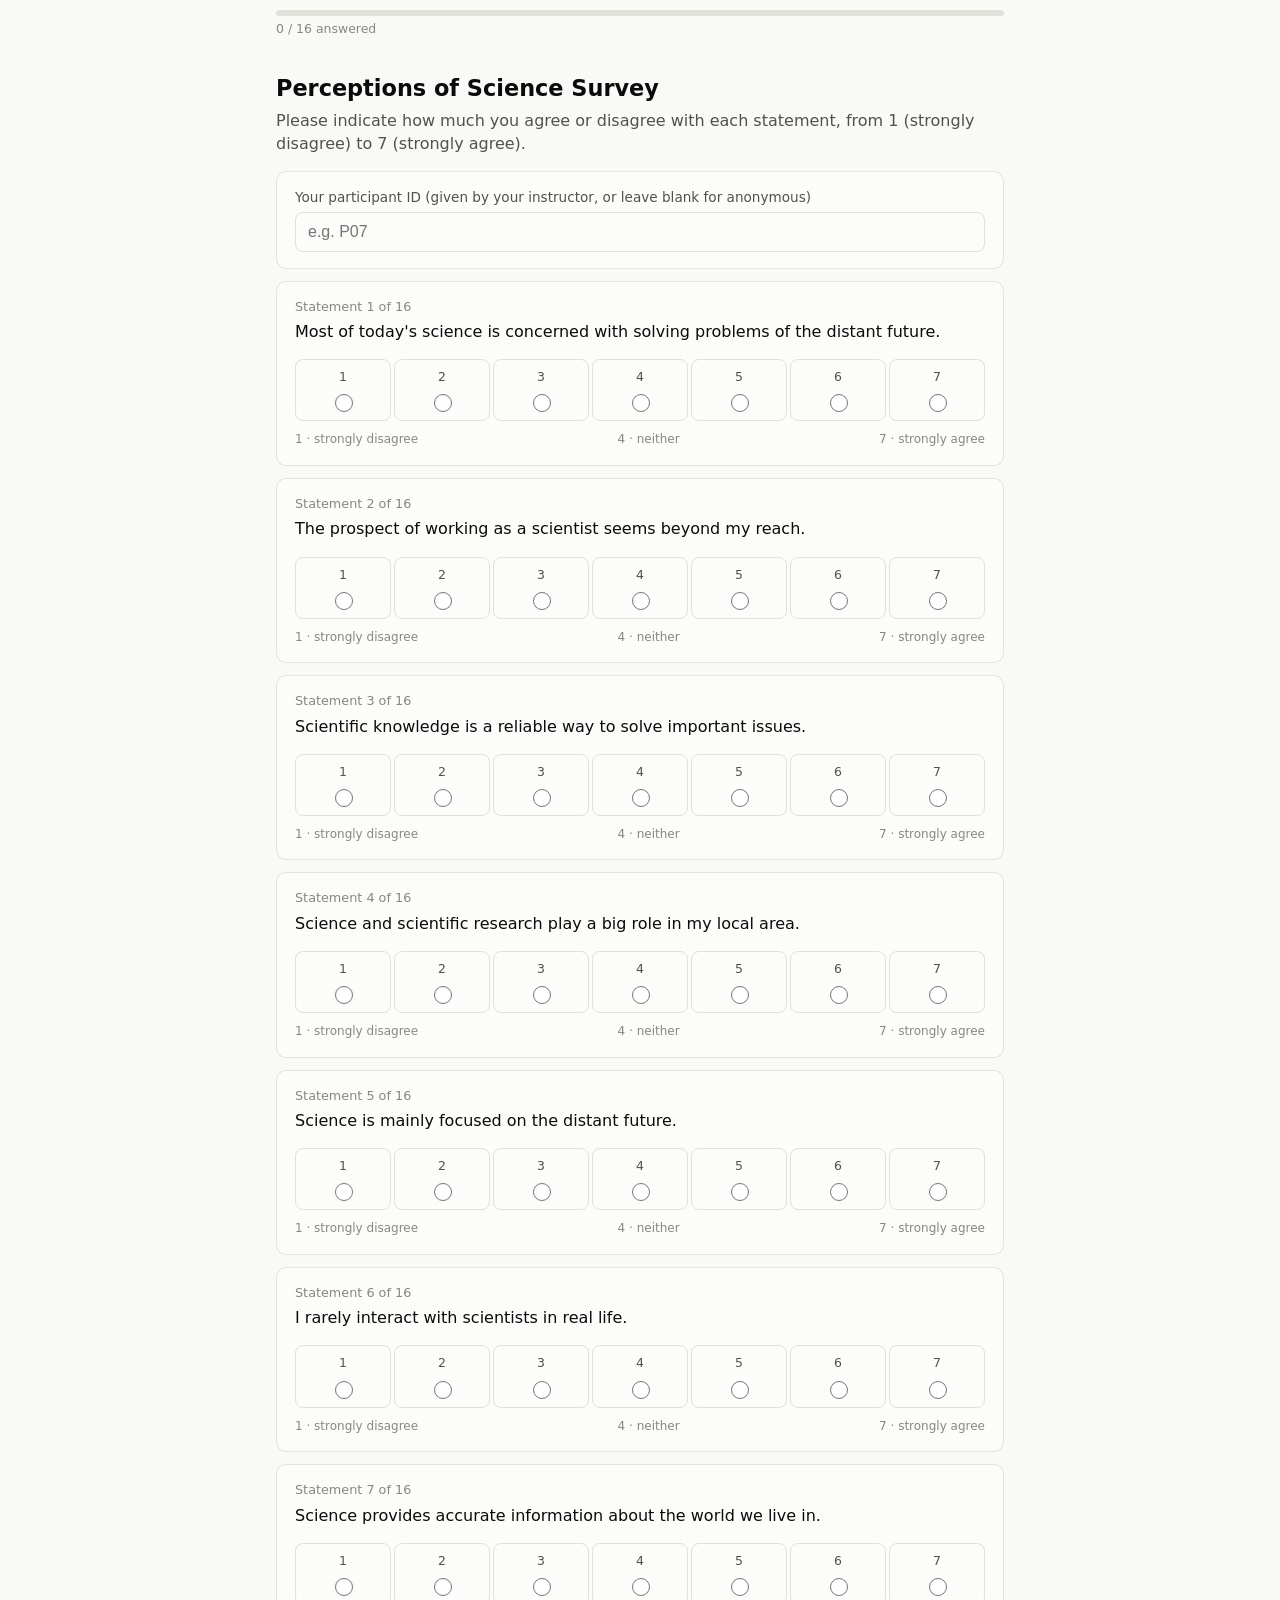
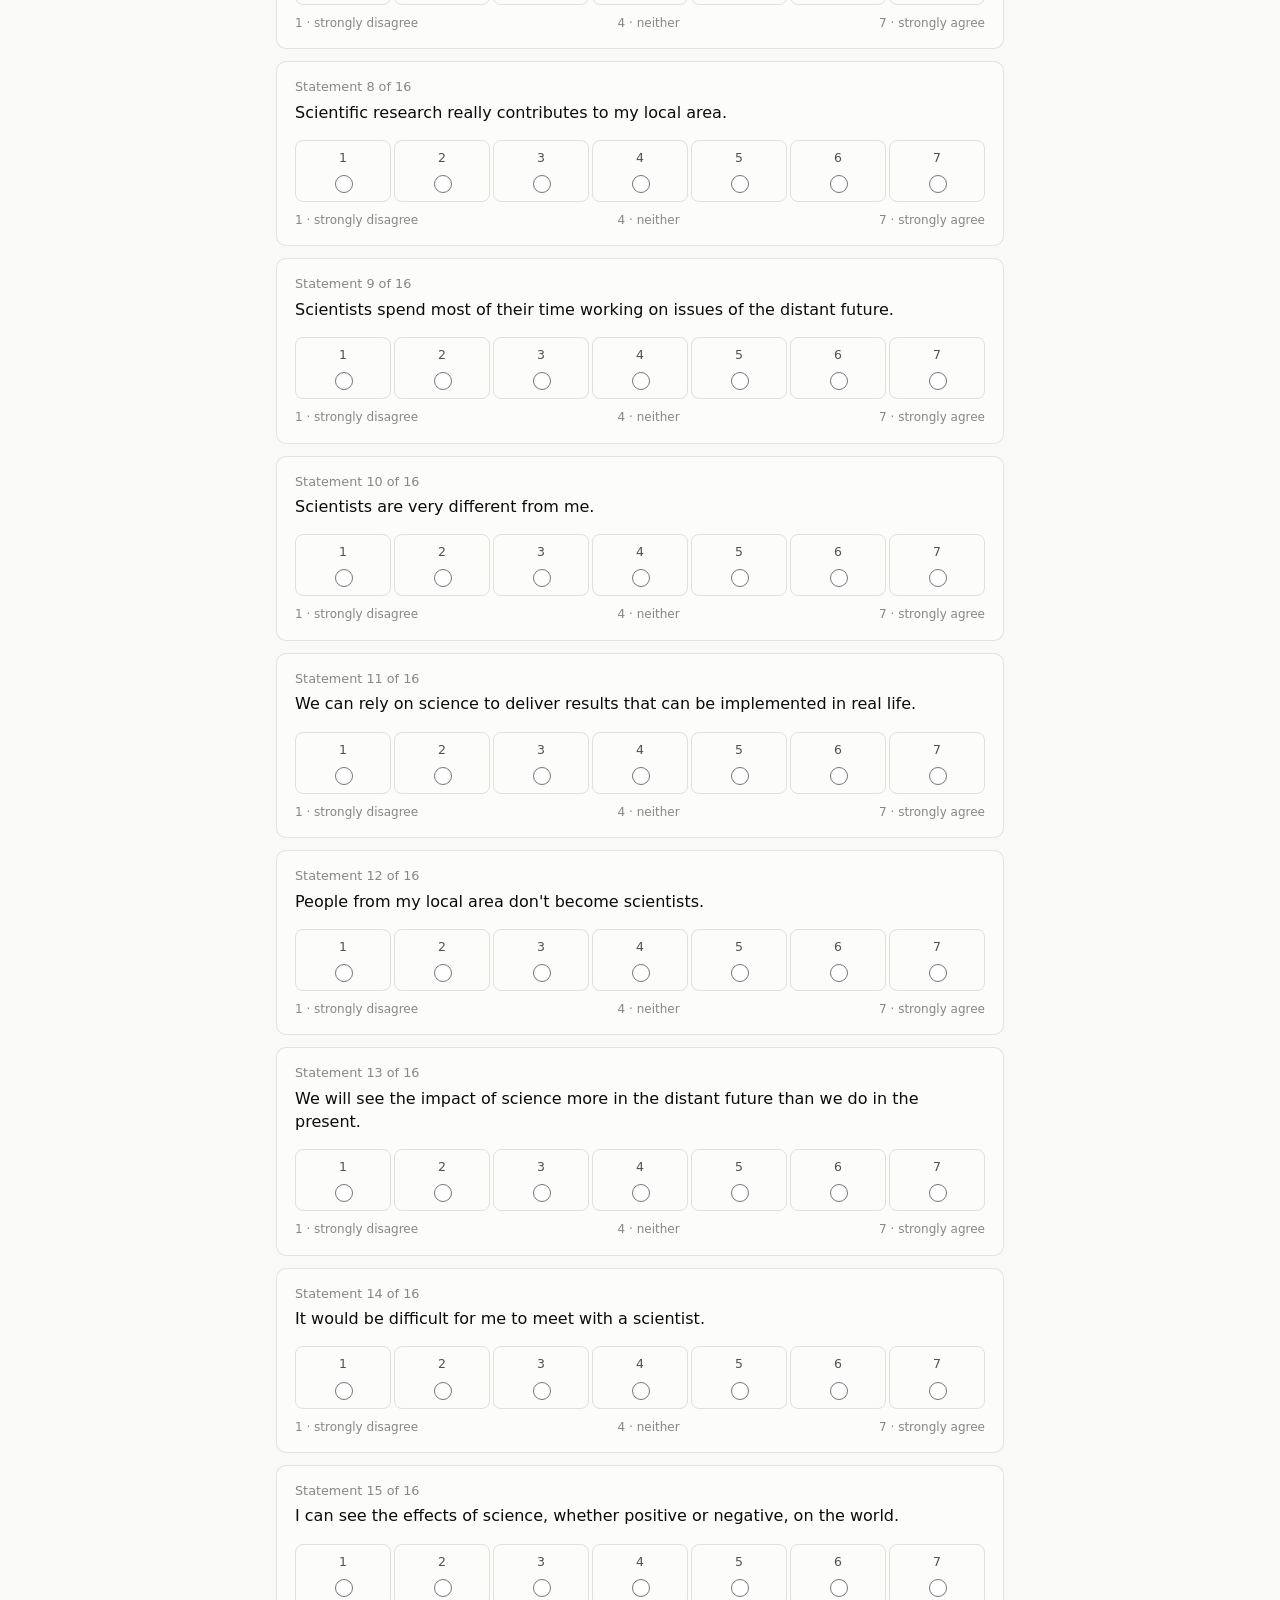
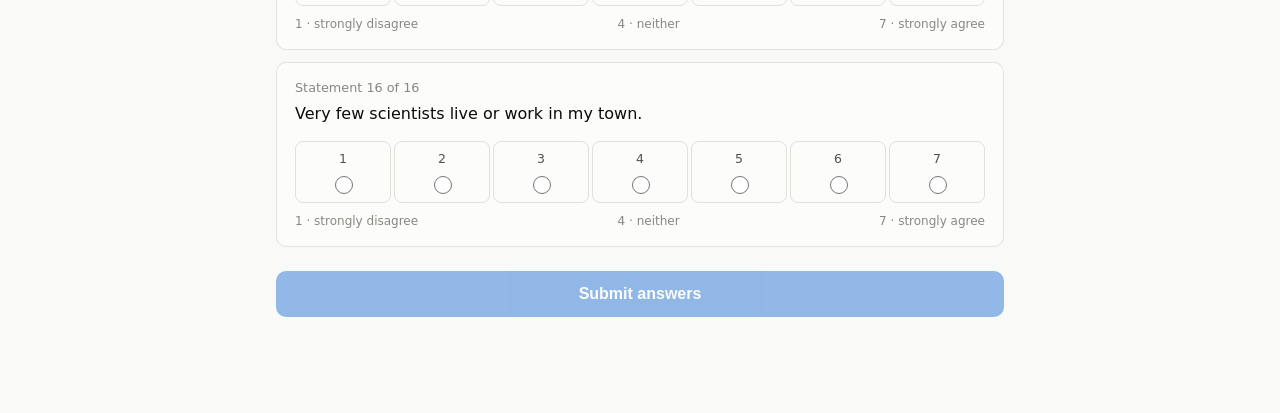
<file: psd/index.html>
<!doctype html>
<html lang="en">
<head>
<meta charset="utf-8" />
<meta name="viewport" content="width=device-width, initial-scale=1" />
<title>Perceptions of Science Survey</title>
<link rel="stylesheet" href="style.css" />
</head>
<body>
<div class="progress-bar">
  <div class="wrap" style="padding-top:0;padding-bottom:0;">
    <div class="progress-track"><div class="progress-fill" id="progressFill"></div></div>
    <div class="progress-label" id="progressLabel">0 / 16 answered</div>
  </div>
</div>

<div class="wrap">
  <h1>Perceptions of Science Survey</h1>
  <p class="lede" id="scaleIntro"></p>

  <div class="card">
    <label class="field-label" for="respondentId">Your participant ID (given by your instructor, or leave blank for anonymous)</label>
    <input type="text" id="respondentId" placeholder="e.g. P07" autocomplete="off" />
  </div>

  <form id="surveyForm"></form>

  <button class="submit" id="submitBtn" disabled>Submit answers</button>
  <div id="statusMsg"></div>
</div>

<div class="wrap thankyou" id="thankYou" style="display:none;">
  <h1>Thank you!</h1>
  <p class="lede">Your answers have been recorded.</p>
</div>

<script src="items.js"></script>
<script src="config.js"></script>
<script>
(function () {
  const { ITEMS, SCALE, SCALE_INTRO } = window.PSD;
  const form = document.getElementById("surveyForm");

  // Optional course-group tag from the URL (e.g. ?group=A). It labels each
  // response and shows a badge; the dashboard can filter results by it.
  const GROUP = (new URLSearchParams(location.search).get("group") || "").trim();
  function withGroup(id) { return GROUP ? GROUP + " | " + id : id; }
  if (GROUP) {
    const badge = document.createElement("div");
    badge.textContent = "Group: " + GROUP;
    badge.style.cssText = "display:inline-block;margin:4px 0 12px;padding:6px 12px;border-radius:999px;background:color-mix(in srgb, var(--series-1) 15%, transparent);color:var(--text-primary);font-size:0.85rem;font-weight:600;";
    const mainWrap = form.closest(".wrap");
    mainWrap.querySelector("h1").insertAdjacentElement("afterend", badge);
  }
  const answers = {};
  document.getElementById("scaleIntro").textContent = SCALE_INTRO;

  function escapeHtml(s) { const d = document.createElement("div"); d.textContent = s; return d.innerHTML; }

  function renderItem(item, i) {
    const card = document.createElement("div");
    card.className = "card";
    card.innerHTML =
      '<div class="item-index">Statement ' + (i + 1) + " of " + ITEMS.length + "</div>" +
      '<div class="item-text">' + escapeHtml(item.text) + "</div>" +
      '<div class="scale" role="radiogroup" aria-label="Statement ' + (i + 1) + '"></div>' +
      '<div class="scale-anchors"><span>1 &middot; strongly disagree</span><span>4 &middot; neither</span><span>7 &middot; strongly agree</span></div>';
    const scale = card.querySelector(".scale");
    SCALE.forEach((opt) => {
      const wrap = document.createElement("div");
      wrap.className = "scale-opt";
      const id = item.id + "_" + opt.value;
      wrap.innerHTML =
        '<label for="' + id + '" title="' + opt.value + " &mdash; " + escapeHtml(opt.anchor) + '">' +
        '<span class="pct">' + opt.label + "</span>" +
        '<input type="radio" name="' + item.id + '" id="' + id + '" value="' + opt.value + '" />' +
        "</label>";
      scale.appendChild(wrap);
    });
    card.querySelectorAll('input[name="' + item.id + '"]').forEach((input) => {
      input.addEventListener("change", () => onAnswer(item.id, input.value, card));
    });
    return card;
  }

  function onAnswer(itemId, value, card) {
    answers[itemId] = value;
    card.querySelectorAll(".scale-opt").forEach((el) => el.classList.toggle("checked", el.querySelector("input").checked));
    updateProgress();
  }

  function updateProgress() {
    const answered = Object.keys(answers).length;
    document.getElementById("progressFill").style.width = (answered / ITEMS.length * 100) + "%";
    document.getElementById("progressLabel").textContent = answered + " / " + ITEMS.length + " answered";
    document.getElementById("submitBtn").disabled = answered < ITEMS.length;
  }

  ITEMS.forEach((item, i) => form.appendChild(renderItem(item, i)));
  document.getElementById("submitBtn").addEventListener("click", submit);

  async function submit() {
    const btn = document.getElementById("submitBtn");
    const statusEl = document.getElementById("statusMsg");
    statusEl.innerHTML = "";
    if (Object.keys(answers).length < ITEMS.length) {
      statusEl.innerHTML = '<div class="status-msg error">Please answer all statements before submitting.</div>';
      return;
    }
    if (!window.APP_CONFIG || window.APP_CONFIG.ENDPOINT_URL.indexOf("PASTE_YOUR") === 0) {
      statusEl.innerHTML = '<div class="status-msg error">This survey isn\'t connected to a data endpoint yet. See config.js / SETUP.md.</div>';
      return;
    }
    btn.disabled = true; btn.textContent = "Submitting…";
    const payload = {
      secret: window.APP_CONFIG.SHARED_SECRET,
      respondentId: withGroup(document.getElementById("respondentId").value.trim() || "anonymous"),
      answers, submittedAt: new Date().toISOString(),
    };
    try {
      const res = await fetch(window.APP_CONFIG.ENDPOINT_URL, {
        method: "POST",
        headers: { "Content-Type": "text/plain;charset=utf-8" },
        body: JSON.stringify(payload),
      });
      const data = await res.json().catch(() => ({}));
      if (!res.ok || data.ok === false) throw new Error(data.error || ("Request failed (" + res.status + ")"));
      document.querySelector(".progress-bar").style.display = "none";
      document.querySelector(".wrap").style.display = "none";
      document.getElementById("thankYou").style.display = "block";
    } catch (err) {
      statusEl.innerHTML = '<div class="status-msg error">Could not submit: ' + escapeHtml(err.message) + ". Please try again.</div>";
      btn.disabled = false; btn.textContent = "Submit answers";
    }
  }
})();
</script>
</body>
</html>
</file>
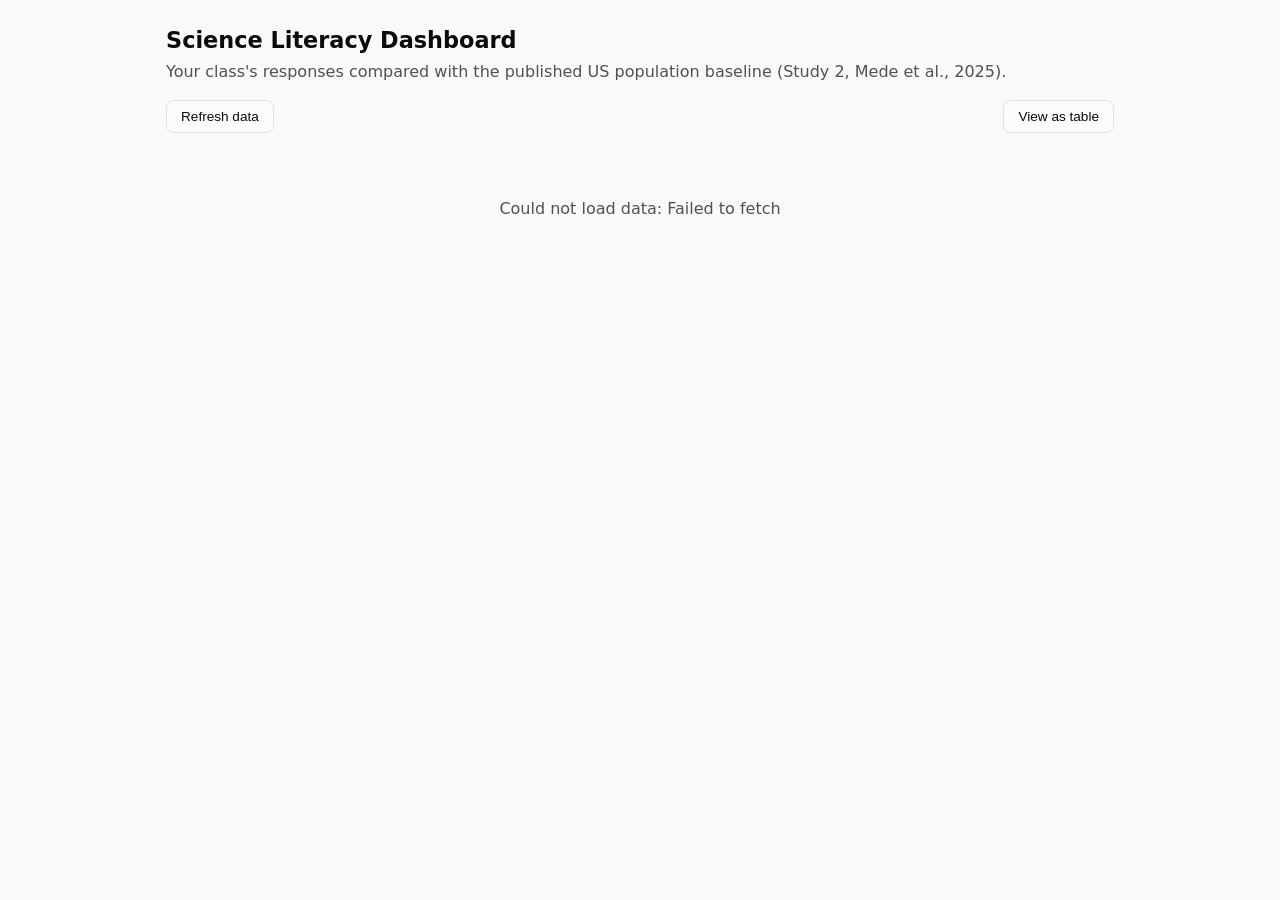
<file: dashboard.html>
<!doctype html>
<html lang="en">
<head>
<meta charset="utf-8" />
<meta name="viewport" content="width=device-width, initial-scale=1" />
<title>Science Literacy Dashboard</title>
<link rel="stylesheet" href="style.css" />
<style>
  .wrap { max-width: 980px; }
  .toolbar { display: flex; align-items: center; gap: 12px; flex-wrap: wrap; margin-bottom: 16px; }
  .toolbar .spacer { flex: 1; }
  button.secondary {
    padding: 8px 14px; border-radius: 8px; border: 1px solid var(--gridline);
    background: var(--surface-1); color: var(--text-primary); cursor: pointer; font-size: 0.85rem;
  }
  button.secondary:hover { border-color: var(--series-1); }
  .stat-row { display: flex; gap: 12px; margin-bottom: 20px; flex-wrap: wrap; }
  .stat-tile {
    background: var(--surface-1); border: 1px solid var(--border); border-radius: 10px;
    padding: 12px 16px; min-width: 140px;
  }
  .stat-tile .label { font-size: 0.78rem; color: var(--text-secondary); }
  .stat-tile .value { font-size: 1.6rem; font-weight: 600; margin-top: 2px; }
  .legend { display: flex; gap: 18px; align-items: center; margin-bottom: 6px; font-size: 0.85rem; color: var(--text-secondary); }
  .legend .swatch { display: inline-block; width: 12px; height: 12px; border-radius: 3px; margin-right: 6px; vertical-align: -1px; }
  .chart-card { background: var(--surface-1); border: 1px solid var(--border); border-radius: 10px; padding: 18px; margin-bottom: 20px; }
  svg text { font-family: system-ui, -apple-system, "Segoe UI", sans-serif; }
  .axis-label { fill: var(--text-muted); font-size: 11px; }
  .value-label { fill: var(--text-primary); font-size: 11px; font-weight: 600; }
  .gridline { stroke: var(--gridline); stroke-width: 1; }
  .bar-group:hover rect { filter: brightness(1.08); }
  .tooltip {
    position: fixed; pointer-events: none; background: var(--text-primary); color: var(--page);
    padding: 6px 10px; border-radius: 6px; font-size: 0.8rem; opacity: 0; transition: opacity 0.1s;
    z-index: 20; white-space: nowrap;
  }
  table.data-table { width: 100%; border-collapse: collapse; font-size: 0.85rem; }
  table.data-table th, table.data-table td { text-align: left; padding: 8px 10px; border-bottom: 1px solid var(--gridline); }
  table.data-table th { color: var(--text-secondary); font-weight: 600; font-size: 0.78rem; }
  table.data-table td.num { font-variant-numeric: tabular-nums; }
  .hidden { display: none; }
  .empty-state { text-align: center; padding: 48px 16px; color: var(--text-secondary); }
</style>
</head>
<body>
<div class="wrap">
  <h1>Science Literacy Dashboard</h1>
  <p class="lede">Your class's responses compared with the published US population baseline (Study 2, Mede et al., 2025).</p>

  <div class="toolbar">
    <button class="secondary" id="refreshBtn">Refresh data</button>
    <span class="muted" id="lastUpdated"></span>
    <div class="spacer"></div>
    <button class="secondary" id="toggleTableBtn">View as table</button>
  </div>

  <div id="content"></div>
</div>

<div class="tooltip" id="tooltip"></div>

<script src="items.js"></script>
<script src="scoring.js"></script>
<script src="config.js"></script>
<script>
(function () {
  const { ITEMS, DIMENSIONS, US_BASELINE } = window.SCALE;
  const { aggregateClass } = window.SCORING;

  const COLOR_CLASS = getComputedStyle(document.documentElement).getPropertyValue("--series-1").trim() || "#2a78d6";
  const COLOR_US = getComputedStyle(document.documentElement).getPropertyValue("--series-2").trim() || "#eb6834";

  let showTable = false;
  let lastAgg = null;

  // Course-group filtering. Responses are tagged "Group | id"; the bar lets you
  // view one group at a time (its own "box") or all together.
  let ALL_RESPONDENTS = [];
  let CURRENT_GROUP = (new URLSearchParams(location.search).get("group") || "").trim() || "__all__";
  function groupOf(r) { const id = String(r.respondentId || ""); const i = id.indexOf(" | "); return i >= 0 ? id.slice(0, i) : "(no group)"; }
  function filteredRespondents() { return CURRENT_GROUP === "__all__" ? ALL_RESPONDENTS : ALL_RESPONDENTS.filter((r) => groupOf(r) === CURRENT_GROUP); }
  function rerender() { const agg = aggregateClass(ITEMS, filteredRespondents()); lastAgg = agg; render(agg); }
  function ensureGroupBar() {
    let bar = document.getElementById("groupBar");
    if (!bar) { bar = document.createElement("div"); bar.id = "groupBar"; bar.style.cssText = "display:flex;gap:8px;flex-wrap:wrap;align-items:center;margin-bottom:16px;font-size:0.85rem;"; const c = document.getElementById("content"); c.parentNode.insertBefore(bar, c); }
    return bar;
  }
  function renderGroupBar() {
    const groups = Array.from(new Set(ALL_RESPONDENTS.map(groupOf))).filter((g) => g !== "(no group)").sort();
    const bar = ensureGroupBar();
    if (!groups.length) { bar.style.display = "none"; return; }
    bar.style.display = "flex";
    bar.innerHTML = '<span style="color:var(--text-secondary)">Group:</span>';
    [{ key: "__all__", label: "All groups" }].concat(groups.map((g) => ({ key: g, label: g }))).forEach((o) => {
      const b = document.createElement("button");
      b.className = "secondary";
      const count = o.key === "__all__" ? ALL_RESPONDENTS.length : ALL_RESPONDENTS.filter((r) => groupOf(r) === o.key).length;
      b.textContent = o.label + " (" + count + ")";
      if (o.key === CURRENT_GROUP) { b.style.borderColor = "var(--series-1)"; b.style.fontWeight = "600"; }
      b.addEventListener("click", () => { CURRENT_GROUP = o.key; renderGroupBar(); rerender(); });
      bar.appendChild(b);
    });
  }

  document.getElementById("refreshBtn").addEventListener("click", load);
  document.getElementById("toggleTableBtn").addEventListener("click", () => {
    showTable = !showTable;
    document.getElementById("toggleTableBtn").textContent = showTable ? "View as chart" : "View as table";
    if (lastAgg) render(lastAgg);
  });

  load();

  async function load() {
    const content = document.getElementById("content");
    if (!window.APP_CONFIG || window.APP_CONFIG.ENDPOINT_URL.indexOf("PASTE_YOUR") === 0) {
      content.innerHTML = `<div class="empty-state">This dashboard isn't connected to a data endpoint yet. See config.js / SETUP.md.</div>`;
      return;
    }
    try {
      const url = window.APP_CONFIG.ENDPOINT_URL + "?secret=" + encodeURIComponent(window.APP_CONFIG.SHARED_SECRET);
      const res = await fetch(url);
      const data = await res.json();
      if (!data.ok) throw new Error(data.error || "Request failed");
      document.getElementById("lastUpdated").textContent = "Updated " + new Date().toLocaleTimeString();
      ALL_RESPONDENTS = data.respondents || [];
      renderGroupBar();
      rerender();
    } catch (err) {
      content.innerHTML = `<div class="empty-state">Could not load data: ${escapeHtml(err.message)}</div>`;
    }
  }

  function render(agg) {
    const content = document.getElementById("content");
    if (!agg.n) {
      content.innerHTML = `<div class="empty-state">No responses yet. Once participants submit the survey, results will appear here.</div>`;
      return;
    }
    content.innerHTML = "";
    content.appendChild(renderStatRow(agg));
    content.appendChild(renderSubscaleSection(agg));
    content.appendChild(renderItemSection(agg));
  }

  function renderStatRow(agg) {
    const div = document.createElement("div");
    div.className = "stat-row";
    const tiles = [
      { label: "Respondents", value: String(agg.n) },
      { label: "Class full-scale score", value: fmtPct(agg.dimensionScores.full) },
      { label: "US population score", value: fmtPct(US_BASELINE.full) },
    ];
    tiles.forEach((t) => {
      const tile = document.createElement("div");
      tile.className = "stat-tile";
      tile.innerHTML = `<div class="label">${t.label}</div><div class="value">${t.value}</div>`;
      div.appendChild(tile);
    });
    return div;
  }

  function renderSubscaleSection(agg) {
    const section = document.createElement("div");
    const rows = [
      { label: "Full scale", key: "full" },
      { label: "Civic literacy", key: "civic" },
      { label: "Media literacy", key: "media" },
      { label: "Cognitive literacy", key: "cognitive" },
    ].map((r) => ({
      label: r.label,
      classVal: agg.dimensionScores[r.key],
      usVal: US_BASELINE[r.key],
    }));

    const card = document.createElement("div");
    card.className = "chart-card";
    const heading = document.createElement("h2");
    heading.style.margin = "0 0 12px";
    heading.style.color = "var(--text-primary)";
    heading.style.fontSize = "1.05rem";
    heading.textContent = "Class vs. US population, by dimension";
    card.appendChild(heading);

    if (showTable) {
      card.appendChild(renderSubscaleTable(rows));
    } else {
      card.appendChild(renderLegend());
      card.appendChild(renderGroupedBarChart(rows));
    }
    section.appendChild(card);
    return section;
  }

  function renderLegend() {
    const div = document.createElement("div");
    div.className = "legend";
    div.innerHTML = `
      <span><span class="swatch" style="background:${COLOR_CLASS}"></span>Your class</span>
      <span><span class="swatch" style="background:${COLOR_US}"></span>US population (published)</span>
    `;
    return div;
  }

  function renderSubscaleTable(rows) {
    const table = document.createElement("table");
    table.className = "data-table";
    table.innerHTML = `
      <thead><tr><th>Dimension</th><th>Your class</th><th>US population</th><th>Difference</th></tr></thead>
      <tbody>
        ${rows.map((r) => `
          <tr>
            <td>${escapeHtml(r.label)}</td>
            <td class="num">${fmtPct(r.classVal)}</td>
            <td class="num">${fmtPct(r.usVal)}</td>
            <td class="num">${fmtDiff(r.classVal, r.usVal)}</td>
          </tr>
        `).join("")}
      </tbody>
    `;
    return table;
  }

  // Hand-rolled grouped bar chart (SVG), following the project's mark spec:
  // bars capped at 24px thick, 4px rounded data-end / square baseline,
  // 2px surface gap between adjacent bars, value labels at the tip,
  // hairline gridlines, hover tooltip.
  function renderGroupedBarChart(rows) {
    const width = 900, height = 320;
    const marginTop = 24, marginBottom = 36, marginLeft = 8, marginRight = 8;
    const plotH = height - marginTop - marginBottom;
    const groupW = (width - marginLeft - marginRight) / rows.length;
    const barW = 24, gap = 2;

    const svg = document.createElementNS("http://www.w3.org/2000/svg", "svg");
    svg.setAttribute("viewBox", `0 0 ${width} ${height}`);
    svg.setAttribute("width", "100%");
    svg.setAttribute("style", "max-width:100%;height:auto;display:block;");

    // Gridlines at 0/25/50/75/100%
    [0, 0.25, 0.5, 0.75, 1].forEach((t) => {
      const y = marginTop + plotH * (1 - t);
      const line = document.createElementNS(svg.namespaceURI, "line");
      line.setAttribute("x1", marginLeft);
      line.setAttribute("x2", width - marginRight);
      line.setAttribute("y1", y);
      line.setAttribute("y2", y);
      line.setAttribute("class", "gridline");
      svg.appendChild(line);
      const label = document.createElementNS(svg.namespaceURI, "text");
      label.setAttribute("x", marginLeft);
      label.setAttribute("y", y - 4);
      label.setAttribute("class", "axis-label");
      label.textContent = Math.round(t * 100) + "%";
      svg.appendChild(label);
    });

    rows.forEach((row, i) => {
      const groupCenter = marginLeft + groupW * i + groupW / 2;
      const pairW = barW * 2 + gap;
      const x0 = groupCenter - pairW / 2;

      addBar(svg, x0, row.classVal, barW, plotH, marginTop, COLOR_CLASS, row.label + " — your class", row.classVal);
      addBar(svg, x0 + barW + gap, row.usVal, barW, plotH, marginTop, COLOR_US, row.label + " — US population", row.usVal);

      const catLabel = document.createElementNS(svg.namespaceURI, "text");
      catLabel.setAttribute("x", groupCenter);
      catLabel.setAttribute("y", height - marginBottom + 18);
      catLabel.setAttribute("text-anchor", "middle");
      catLabel.setAttribute("class", "axis-label");
      catLabel.textContent = row.label;
      svg.appendChild(catLabel);
    });

    const holder = document.createElement("div");
    holder.appendChild(svg);
    return holder;

    function addBar(svgEl, x, value, w, plotH, marginTop, color, tooltipLabel, rawVal) {
      const v = value == null ? 0 : value;
      const barH = plotH * v;
      const y = marginTop + (plotH - barH);
      const g = document.createElementNS(svgEl.namespaceURI, "g");
      g.setAttribute("class", "bar-group");

      const rect = document.createElementNS(svgEl.namespaceURI, "rect");
      rect.setAttribute("x", x);
      rect.setAttribute("y", y);
      rect.setAttribute("width", w);
      rect.setAttribute("height", Math.max(barH, 1));
      rect.setAttribute("rx", 4);
      rect.setAttribute("ry", 4);
      rect.setAttribute("fill", color);
      g.appendChild(rect);

      // Square off the bottom corners (rx/ry rounds all four) by overlaying
      // a small square patch at the baseline the width of the bar.
      if (barH > 4) {
        const patch = document.createElementNS(svgEl.namespaceURI, "rect");
        patch.setAttribute("x", x);
        patch.setAttribute("y", marginTop + plotH - 4);
        patch.setAttribute("width", w);
        patch.setAttribute("height", 4);
        patch.setAttribute("fill", color);
        g.appendChild(patch);
      }

      const label = document.createElementNS(svgEl.namespaceURI, "text");
      label.setAttribute("x", x + w / 2);
      label.setAttribute("y", y - 6);
      label.setAttribute("text-anchor", "middle");
      label.setAttribute("class", "value-label");
      label.textContent = rawVal == null ? "—" : Math.round(rawVal * 100) + "%";
      g.appendChild(label);

      g.addEventListener("mousemove", (evt) => showTooltip(evt, `${tooltipLabel}: ${rawVal == null ? "no data" : Math.round(rawVal * 100) + "%"}`));
      g.addEventListener("mouseleave", hideTooltip);

      svgEl.appendChild(g);
    }
  }

  function renderItemSection(agg) {
    const card = document.createElement("div");
    card.className = "chart-card";
    const heading = document.createElement("h2");
    heading.style.margin = "0 0 4px";
    heading.style.color = "var(--text-primary)";
    heading.style.fontSize = "1.05rem";
    heading.textContent = "Item-level detail (your class only)";
    const sub = document.createElement("p");
    sub.className = "muted";
    sub.style.marginTop = "0";
    sub.textContent = "No published US baseline exists at the individual-item level, only for the dimensions above.";
    card.appendChild(heading);
    card.appendChild(sub);

    const table = document.createElement("table");
    table.className = "data-table";
    const statsById = Object.fromEntries(agg.itemStats.map((s) => [s.id, s]));
    table.innerHTML = `
      <thead>
        <tr><th>#</th><th>Dimension</th><th>Item</th><th>N</th><th>Accuracy / mean</th><th>Mean confidence</th><th>Don't know</th></tr>
      </thead>
      <tbody>
        ${ITEMS.map((item, i) => {
          const s = statsById[item.id] || {};
          const dimLabel = DIMENSIONS[item.dimension] ? DIMENSIONS[item.dimension].label : item.dimension;
          const mainVal = item.type === "tf" ? fmtPct(s.accuracy) : fmtVal15(s.meanAgreement15);
          const conf = item.type === "tf" ? fmtPct(s.meanConfidence) : "—";
          const dk = item.type === "tf" ? fmtPct(s.dontKnowRate) : "—";
          return `<tr>
            <td>${i + 1}</td>
            <td>${escapeHtml(dimLabel)}</td>
            <td>${escapeHtml(item.text)}</td>
            <td class="num">${s.n || 0}</td>
            <td class="num">${mainVal}</td>
            <td class="num">${conf}</td>
            <td class="num">${dk}</td>
          </tr>`;
        }).join("")}
      </tbody>
    `;
    card.appendChild(table);
    return card;
  }

  function showTooltip(evt, text) {
    const tip = document.getElementById("tooltip");
    tip.textContent = text;
    tip.style.left = (evt.clientX + 12) + "px";
    tip.style.top = (evt.clientY + 12) + "px";
    tip.style.opacity = "1";
  }
  function hideTooltip() {
    document.getElementById("tooltip").style.opacity = "0";
  }

  function fmtPct(v) {
    return v == null ? "—" : Math.round(v * 100) + "%";
  }
  function fmtVal15(v) {
    return v == null ? "—" : v.toFixed(2) + " / 5";
  }
  function fmtDiff(a, b) {
    if (a == null || b == null) return "—";
    const d = (a - b) * 100;
    const sign = d > 0 ? "+" : "";
    return sign + Math.round(d) + " pts";
  }
  function escapeHtml(s) {
    const d = document.createElement("div");
    d.textContent = s;
    return d.innerHTML;
  }
})();
</script>
</body>
</html>
</file>
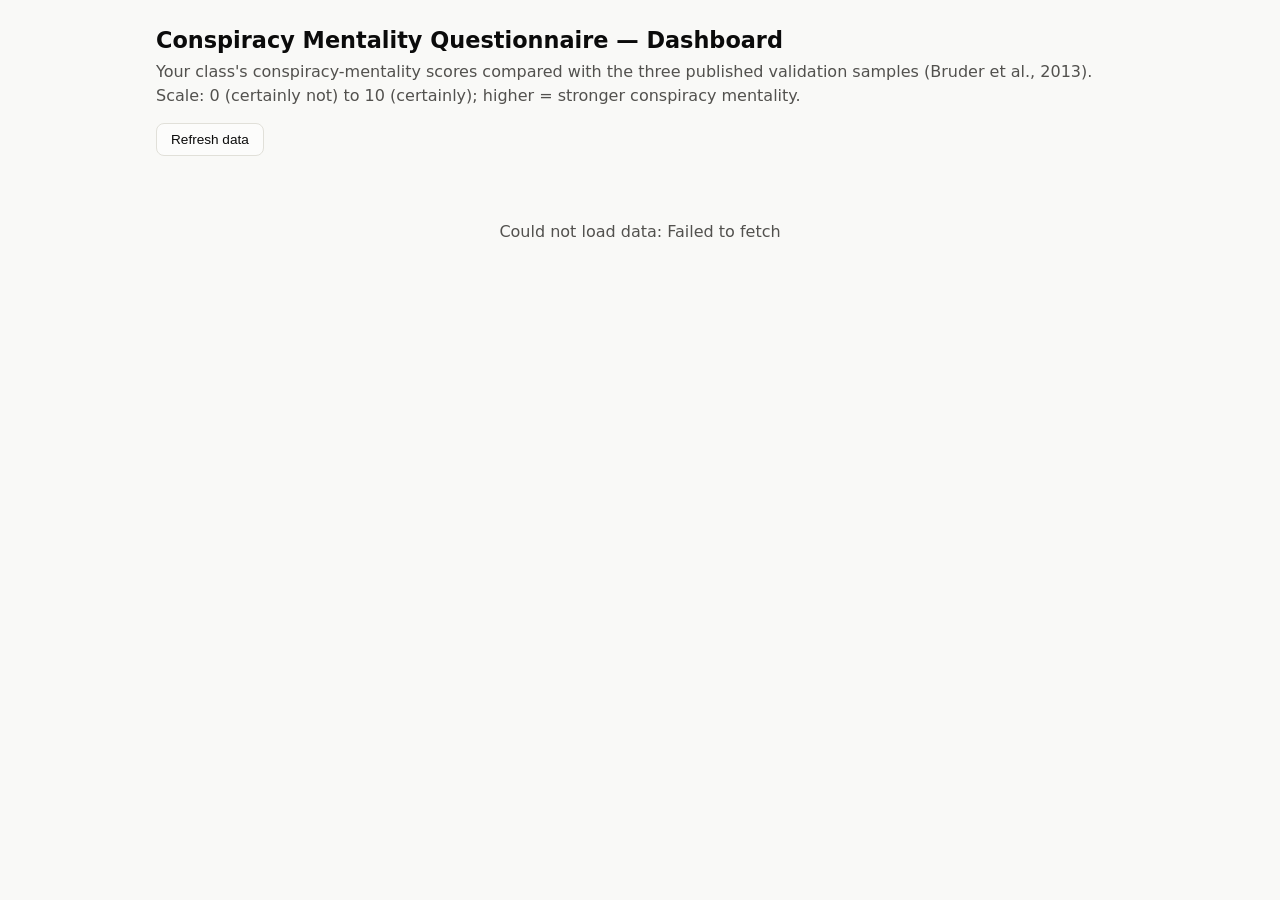
<file: cmq/dashboard.html>
<!doctype html>
<html lang="en">
<head>
<meta charset="utf-8" />
<meta name="viewport" content="width=device-width, initial-scale=1" />
<title>Conspiracy Mentality Questionnaire — Dashboard</title>
<link rel="stylesheet" href="style.css" />
<style>
  .wrap { max-width: 1000px; }
  .toolbar { display: flex; align-items: center; gap: 12px; flex-wrap: wrap; margin-bottom: 16px; }
  .toolbar .spacer { flex: 1; }
  button.secondary { padding: 8px 14px; border-radius: 8px; border: 1px solid var(--gridline); background: var(--surface-1); color: var(--text-primary); cursor: pointer; font-size: 0.85rem; }
  button.secondary:hover { border-color: var(--series-1); }
  .stat-row { display: flex; gap: 12px; margin-bottom: 20px; flex-wrap: wrap; }
  .stat-tile { background: var(--surface-1); border: 1px solid var(--border); border-radius: 10px; padding: 12px 16px; min-width: 150px; }
  .stat-tile .label { font-size: 0.78rem; color: var(--text-secondary); }
  .stat-tile .value { font-size: 1.6rem; font-weight: 600; margin-top: 2px; }
  .legend { display: flex; gap: 16px; align-items: center; margin-bottom: 8px; font-size: 0.85rem; color: var(--text-secondary); flex-wrap: wrap; }
  .legend .swatch { display: inline-block; width: 12px; height: 12px; border-radius: 3px; margin-right: 6px; vertical-align: -1px; }
  .chart-card { background: var(--surface-1); border: 1px solid var(--border); border-radius: 10px; padding: 18px; margin-bottom: 20px; }
  svg text { font-family: system-ui, -apple-system, "Segoe UI", sans-serif; }
  .axis-label { fill: var(--text-muted); font-size: 11px; }
  .value-label { fill: var(--text-primary); font-size: 11px; font-weight: 600; }
  .gridline { stroke: var(--gridline); stroke-width: 1; }
  .tooltip { position: fixed; pointer-events: none; background: var(--text-primary); color: var(--page); padding: 6px 10px; border-radius: 6px; font-size: 0.8rem; opacity: 0; transition: opacity 0.1s; z-index: 20; white-space: nowrap; }
  table.data-table { width: 100%; border-collapse: collapse; font-size: 0.85rem; }
  table.data-table th, table.data-table td { text-align: left; padding: 8px 10px; border-bottom: 1px solid var(--gridline); }
  table.data-table th { color: var(--text-secondary); font-weight: 600; font-size: 0.78rem; }
  table.data-table td.num { font-variant-numeric: tabular-nums; }
  .empty-state { text-align: center; padding: 48px 16px; color: var(--text-secondary); }
</style>
</head>
<body>
<div class="wrap">
  <h1>Conspiracy Mentality Questionnaire — Dashboard</h1>
  <p class="lede">Your class's conspiracy-mentality scores compared with the three published validation samples (Bruder et al., 2013). Scale: 0 (certainly not) to 10 (certainly); higher = stronger conspiracy mentality.</p>

  <div class="toolbar">
    <button class="secondary" id="refreshBtn">Refresh data</button>
    <span class="muted" id="lastUpdated"></span>
    <div class="spacer"></div>
  </div>

  <div id="content"></div>
</div>

<div class="tooltip" id="tooltip"></div>

<script src="items.js"></script>
<script src="scoring.js"></script>
<script src="config.js"></script>
<script>
(function () {
  const { ITEMS, BASELINES } = window.CMQ;
  const { aggregateClass } = window.CMQ_SCORING;

  const C_CLASS = cssVar("--series-1", "#2a78d6");
  const C_DE = cssVar("--series-2", "#eb6834");
  const C_EN = cssVar("--series-3", "#1baf7a");
  const C_TR = cssVar("--series-4", "#eda100");
  const SERIES = [
    { key: "class", label: "Your class", color: C_CLASS },
    { key: "german", label: BASELINES.german.label, color: C_DE },
    { key: "english", label: BASELINES.english.label, color: C_EN },
    { key: "turkish", label: BASELINES.turkish.label, color: C_TR },
  ];
  const MAX = 10;

  function cssVar(n, f) { return getComputedStyle(document.documentElement).getPropertyValue(n).trim() || f; }

  // Course-group filtering. Responses are tagged "Group | id"; the bar lets you
  // view one group at a time (its own "box") or all together.
  let ALL_RESPONDENTS = [];
  let CURRENT_GROUP = (new URLSearchParams(location.search).get("group") || "").trim() || "__all__";
  function groupOf(r) { const id = String(r.respondentId || ""); const i = id.indexOf(" | "); return i >= 0 ? id.slice(0, i) : "(no group)"; }
  function filteredRespondents() { return CURRENT_GROUP === "__all__" ? ALL_RESPONDENTS : ALL_RESPONDENTS.filter((r) => groupOf(r) === CURRENT_GROUP); }
  function rerender() { render(aggregateClass(ITEMS, filteredRespondents())); }
  function ensureGroupBar() {
    let bar = document.getElementById("groupBar");
    if (!bar) { bar = document.createElement("div"); bar.id = "groupBar"; bar.style.cssText = "display:flex;gap:8px;flex-wrap:wrap;align-items:center;margin-bottom:16px;font-size:0.85rem;"; const c = document.getElementById("content"); c.parentNode.insertBefore(bar, c); }
    return bar;
  }
  function renderGroupBar() {
    const groups = Array.from(new Set(ALL_RESPONDENTS.map(groupOf))).filter((g) => g !== "(no group)").sort();
    const bar = ensureGroupBar();
    if (!groups.length) { bar.style.display = "none"; return; }
    bar.style.display = "flex";
    bar.innerHTML = '<span style="color:var(--text-secondary)">Group:</span>';
    [{ key: "__all__", label: "All groups" }].concat(groups.map((g) => ({ key: g, label: g }))).forEach((o) => {
      const b = document.createElement("button");
      b.className = "secondary";
      const count = o.key === "__all__" ? ALL_RESPONDENTS.length : ALL_RESPONDENTS.filter((r) => groupOf(r) === o.key).length;
      b.textContent = o.label + " (" + count + ")";
      if (o.key === CURRENT_GROUP) { b.style.borderColor = "var(--series-1)"; b.style.fontWeight = "600"; }
      b.addEventListener("click", () => { CURRENT_GROUP = o.key; renderGroupBar(); rerender(); });
      bar.appendChild(b);
    });
  }

  document.getElementById("refreshBtn").addEventListener("click", load);
  load();

  async function load() {
    const content = document.getElementById("content");
    if (!window.APP_CONFIG || window.APP_CONFIG.ENDPOINT_URL.indexOf("PASTE_YOUR") === 0) {
      content.innerHTML = '<div class="empty-state">This dashboard isn\'t connected to a data endpoint yet. See config.js / SETUP.md.</div>';
      return;
    }
    try {
      const url = window.APP_CONFIG.ENDPOINT_URL + "?secret=" + encodeURIComponent(window.APP_CONFIG.SHARED_SECRET);
      const res = await fetch(url);
      const data = await res.json();
      if (!data.ok) throw new Error(data.error || "Request failed");
      document.getElementById("lastUpdated").textContent = "Updated " + new Date().toLocaleTimeString();
      ALL_RESPONDENTS = data.respondents || [];
      renderGroupBar();
      rerender();
    } catch (err) {
      content.innerHTML = '<div class="empty-state">Could not load data: ' + escapeHtml(err.message) + "</div>";
    }
  }

  function render(agg) {
    const content = document.getElementById("content");
    if (!agg.n) {
      content.innerHTML = '<div class="empty-state">No responses yet. Once participants submit the survey, results will appear here.</div>';
      return;
    }
    content.innerHTML = "";
    content.appendChild(statRow(agg));
    content.appendChild(overallChart(agg));
    content.appendChild(perItemChart(agg));
    content.appendChild(perItemTable(agg));
  }

  function statRow(agg) {
    const div = document.createElement("div");
    div.className = "stat-row";
    const tiles = [
      { label: "Respondents", value: String(agg.n) },
      { label: "Class mean (0–10)", value: fmt(agg.overallMean) },
      { label: "German mean", value: fmt(BASELINES.german.overall) },
      { label: "English mean", value: fmt(BASELINES.english.overall) },
      { label: "Turkish mean", value: fmt(BASELINES.turkish.overall) },
    ];
    tiles.forEach((t) => {
      const el = document.createElement("div");
      el.className = "stat-tile";
      el.innerHTML = '<div class="label">' + escapeHtml(t.label) + '</div><div class="value">' + escapeHtml(t.value) + "</div>";
      div.appendChild(el);
    });
    return div;
  }

  function legend() {
    const div = document.createElement("div");
    div.className = "legend";
    div.innerHTML = SERIES.map((s) => '<span><span class="swatch" style="background:' + s.color + '"></span>' + escapeHtml(s.label) + "</span>").join("");
    return div;
  }

  // Overall CMQ mean: your class vs the three samples (4 bars).
  function overallChart(agg) {
    const card = document.createElement("div");
    card.className = "chart-card";
    card.appendChild(heading("Overall conspiracy-mentality score"));
    card.appendChild(legend());
    const rows = [
      { label: "Your class", value: agg.overallMean, color: C_CLASS },
      { label: "German", value: BASELINES.german.overall, color: C_DE },
      { label: "English", value: BASELINES.english.overall, color: C_EN },
      { label: "Turkish", value: BASELINES.turkish.overall, color: C_TR },
    ];
    card.appendChild(barChart(rows, 560));
    return card;
  }

  // Per-item grouped bars: 4 series across the 5 items.
  function perItemChart(agg) {
    const card = document.createElement("div");
    card.className = "chart-card";
    card.appendChild(heading("By item: your class vs. published samples"));
    card.appendChild(legend());

    const width = 980, height = 340, mTop = 20, mBottom = 54, mLeft = 8, mRight = 8;
    const plotH = height - mTop - mBottom;
    const groupW = (width - mLeft - mRight) / ITEMS.length;
    const barW = Math.min(18, (groupW - 16) / SERIES.length);
    const gap = 2;

    const svg = svgEl("svg");
    setAttrs(svg, { viewBox: "0 0 " + width + " " + height, width: "100%", style: "max-width:100%;height:auto;display:block;" });

    for (let t = 0; t <= MAX; t += 2) {
      const y = mTop + plotH * (1 - t / MAX);
      const line = svgEl("line"); setAttrs(line, { x1: mLeft, x2: width - mRight, y1: y, y2: y, class: "gridline" }); svg.appendChild(line);
      const lab = svgEl("text"); setAttrs(lab, { x: mLeft, y: y - 3, class: "axis-label" }); lab.textContent = t; svg.appendChild(lab);
    }

    ITEMS.forEach((item, i) => {
      const vals = [
        { label: "Your class", value: agg.itemMeans[item.id], color: C_CLASS },
        { label: "German", value: BASELINES.german.items[item.id], color: C_DE },
        { label: "English", value: BASELINES.english.items[item.id], color: C_EN },
        { label: "Turkish", value: BASELINES.turkish.items[item.id], color: C_TR },
      ];
      const pairW = barW * SERIES.length + gap * (SERIES.length - 1);
      const cx = mLeft + groupW * i + groupW / 2;
      let x = cx - pairW / 2;
      vals.forEach((v) => {
        const val = v.value == null ? 0 : v.value;
        const barH = plotH * (val / MAX);
        const y = mTop + (plotH - barH);
        const g = svgEl("g");
        const rect = svgEl("rect"); setAttrs(rect, { x: x, y: y, width: barW, height: Math.max(barH, 1), rx: 3, ry: 3, fill: v.color }); g.appendChild(rect);
        const patch = svgEl("rect"); setAttrs(patch, { x: x, y: mTop + plotH - 3, width: barW, height: 3, fill: v.color }); g.appendChild(patch);
        g.addEventListener("mousemove", (e) => showTip(e, "Item " + (i + 1) + " — " + v.label + ": " + (v.value == null ? "no data" : fmt(v.value))));
        g.addEventListener("mouseleave", hideTip);
        svg.appendChild(g);
        x += barW + gap;
      });
      const lab = svgEl("text"); setAttrs(lab, { x: cx, y: height - mBottom + 18, "text-anchor": "middle", class: "axis-label" }); lab.textContent = "Item " + (i + 1); svg.appendChild(lab);
    });

    const holder = document.createElement("div");
    holder.appendChild(svg);
    card.appendChild(holder);
    return card;
  }

  function perItemTable(agg) {
    const card = document.createElement("div");
    card.className = "chart-card";
    card.appendChild(heading("Item detail"));
    const table = document.createElement("table");
    table.className = "data-table";
    table.innerHTML =
      "<thead><tr><th>#</th><th>Statement</th><th>Your class</th><th>German</th><th>English</th><th>Turkish</th></tr></thead><tbody>" +
      ITEMS.map((item, i) => {
        const short = item.text.length > 70 ? item.text.slice(0, 70) + "…" : item.text;
        return "<tr><td>" + (i + 1) + "</td><td>" + escapeHtml(short) + "</td>" +
          "<td class='num'>" + fmt(agg.itemMeans[item.id]) + "</td>" +
          "<td class='num'>" + fmt(BASELINES.german.items[item.id]) + "</td>" +
          "<td class='num'>" + fmt(BASELINES.english.items[item.id]) + "</td>" +
          "<td class='num'>" + fmt(BASELINES.turkish.items[item.id]) + "</td></tr>";
      }).join("") + "</tbody>";
    card.appendChild(table);
    return card;
  }

  // Simple single-series bar chart (0-10 axis).
  function barChart(rows, maxWidth) {
    const width = 900, height = 260, mTop = 20, mBottom = 40, mLeft = 8, mRight = 8;
    const plotH = height - mTop - mBottom;
    const groupW = (width - mLeft - mRight) / rows.length;
    const barW = 70;
    const svg = svgEl("svg");
    setAttrs(svg, { viewBox: "0 0 " + width + " " + height, width: "100%", style: "max-width:" + maxWidth + "px;height:auto;display:block;" });
    for (let t = 0; t <= MAX; t += 2) {
      const y = mTop + plotH * (1 - t / MAX);
      const line = svgEl("line"); setAttrs(line, { x1: mLeft, x2: width - mRight, y1: y, y2: y, class: "gridline" }); svg.appendChild(line);
      const lab = svgEl("text"); setAttrs(lab, { x: mLeft, y: y - 3, class: "axis-label" }); lab.textContent = t; svg.appendChild(lab);
    }
    rows.forEach((row, i) => {
      const cx = mLeft + groupW * i + groupW / 2;
      const val = row.value == null ? 0 : row.value;
      const barH = plotH * (val / MAX);
      const y = mTop + (plotH - barH);
      const g = svgEl("g");
      const rect = svgEl("rect"); setAttrs(rect, { x: cx - barW / 2, y: y, width: barW, height: Math.max(barH, 1), rx: 4, ry: 4, fill: row.color }); g.appendChild(rect);
      const patch = svgEl("rect"); setAttrs(patch, { x: cx - barW / 2, y: mTop + plotH - 4, width: barW, height: 4, fill: row.color }); g.appendChild(patch);
      const val2 = svgEl("text"); setAttrs(val2, { x: cx, y: y - 7, "text-anchor": "middle", class: "value-label" }); val2.textContent = fmt(row.value); g.appendChild(val2);
      const lab = svgEl("text"); setAttrs(lab, { x: cx, y: height - mBottom + 20, "text-anchor": "middle", class: "axis-label" }); lab.textContent = row.label; g.appendChild(lab);
      g.addEventListener("mousemove", (e) => showTip(e, row.label + ": " + fmt(row.value) + " / 10"));
      g.addEventListener("mouseleave", hideTip);
      svg.appendChild(g);
    });
    const holder = document.createElement("div");
    holder.appendChild(svg);
    return holder;
  }

  function heading(t) {
    const h = document.createElement("h2");
    h.style.cssText = "margin:0 0 12px;color:var(--text-primary);font-size:1.05rem;";
    h.textContent = t;
    return h;
  }
  function fmt(v) { return v == null ? "—" : (Math.round(v * 100) / 100).toFixed(2); }
  function svgEl(t) { return document.createElementNS("http://www.w3.org/2000/svg", t); }
  function setAttrs(el, o) { for (const k in o) el.setAttribute(k, o[k]); }
  function showTip(e, text) { const tip = document.getElementById("tooltip"); tip.textContent = text; tip.style.left = (e.clientX + 12) + "px"; tip.style.top = (e.clientY + 12) + "px"; tip.style.opacity = "1"; }
  function hideTip() { document.getElementById("tooltip").style.opacity = "0"; }
  function escapeHtml(s) { const d = document.createElement("div"); d.textContent = s; return d.innerHTML; }
})();
</script>
</body>
</html>
</file>
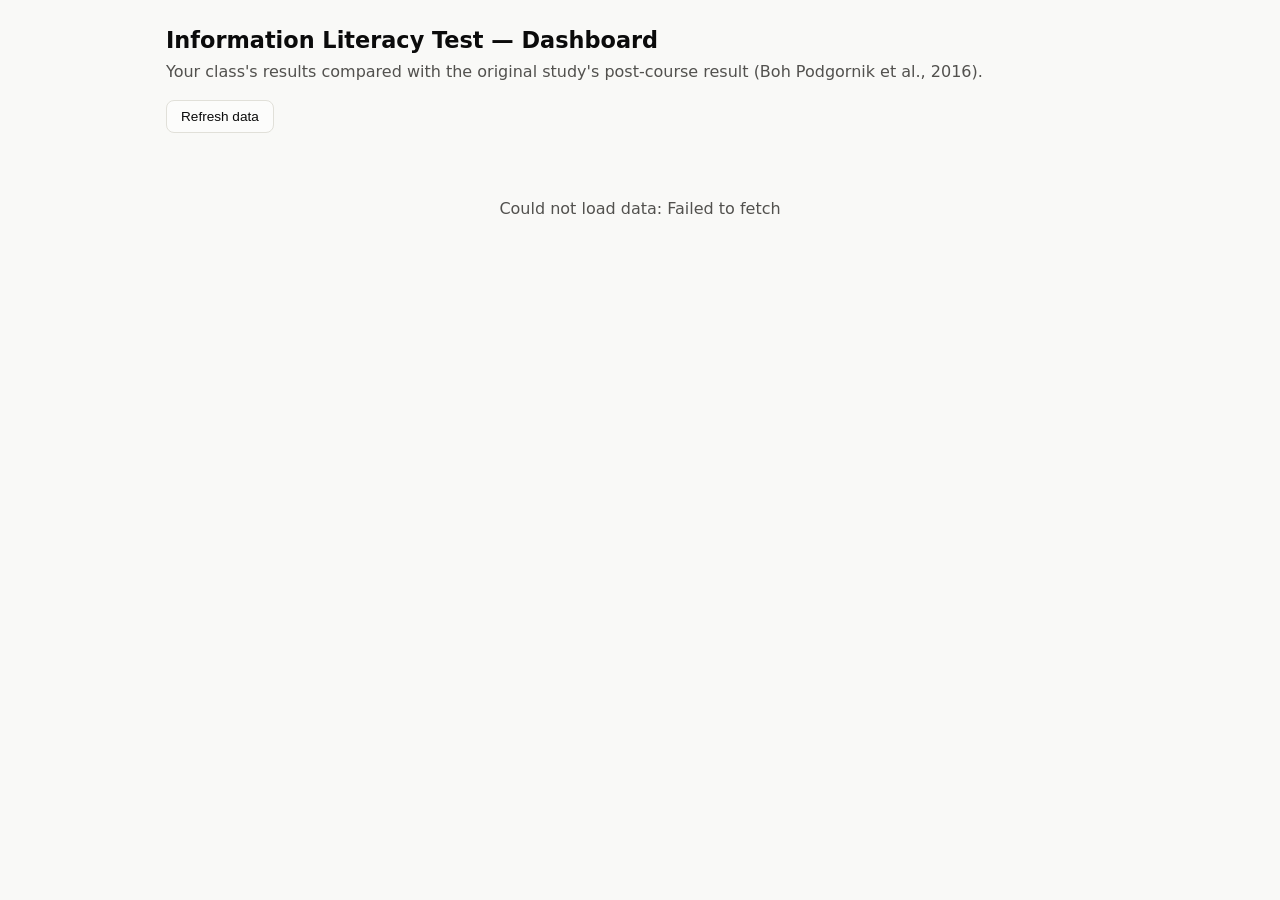
<file: ilt/dashboard.html>
<!doctype html>
<html lang="en">
<head>
<meta charset="utf-8" />
<meta name="viewport" content="width=device-width, initial-scale=1" />
<title>Information Literacy Test — Dashboard</title>
<link rel="stylesheet" href="style.css" />
<style>
  .wrap { max-width: 980px; }
  .toolbar { display: flex; align-items: center; gap: 12px; flex-wrap: wrap; margin-bottom: 16px; }
  .toolbar .spacer { flex: 1; }
  button.secondary {
    padding: 8px 14px; border-radius: 8px; border: 1px solid var(--gridline);
    background: var(--surface-1); color: var(--text-primary); cursor: pointer; font-size: 0.85rem;
  }
  button.secondary:hover { border-color: var(--series-1); }
  .stat-row { display: flex; gap: 12px; margin-bottom: 20px; flex-wrap: wrap; }
  .stat-tile { background: var(--surface-1); border: 1px solid var(--border); border-radius: 10px; padding: 12px 16px; min-width: 150px; }
  .stat-tile .label { font-size: 0.78rem; color: var(--text-secondary); }
  .stat-tile .value { font-size: 1.6rem; font-weight: 600; margin-top: 2px; }
  .legend { display: flex; gap: 18px; align-items: center; margin-bottom: 6px; font-size: 0.85rem; color: var(--text-secondary); flex-wrap: wrap; }
  .legend .swatch { display: inline-block; width: 12px; height: 12px; border-radius: 3px; margin-right: 6px; vertical-align: -1px; }
  .legend .dashkey { display: inline-block; width: 14px; border-top: 2px dashed var(--text-muted); margin-right: 6px; vertical-align: 3px; }
  .chart-card { background: var(--surface-1); border: 1px solid var(--border); border-radius: 10px; padding: 18px; margin-bottom: 20px; }
  svg text { font-family: system-ui, -apple-system, "Segoe UI", sans-serif; }
  .axis-label { fill: var(--text-muted); font-size: 11px; }
  .value-label { fill: var(--text-primary); font-size: 12px; font-weight: 600; }
  .gridline { stroke: var(--gridline); stroke-width: 1; }
  .tooltip { position: fixed; pointer-events: none; background: var(--text-primary); color: var(--page); padding: 6px 10px; border-radius: 6px; font-size: 0.8rem; opacity: 0; transition: opacity 0.1s; z-index: 20; white-space: nowrap; }
  table.data-table { width: 100%; border-collapse: collapse; font-size: 0.85rem; }
  table.data-table th, table.data-table td { text-align: left; padding: 8px 10px; border-bottom: 1px solid var(--gridline); }
  table.data-table th { color: var(--text-secondary); font-weight: 600; font-size: 0.78rem; }
  table.data-table td.num { font-variant-numeric: tabular-nums; }
  .empty-state { text-align: center; padding: 48px 16px; color: var(--text-secondary); }
</style>
</head>
<body>
<div class="wrap">
  <h1>Information Literacy Test — Dashboard</h1>
  <p class="lede">Your class's results compared with the original study's post-course result (Boh Podgornik et al., 2016).</p>

  <div class="toolbar">
    <button class="secondary" id="refreshBtn">Refresh data</button>
    <span class="muted" id="lastUpdated"></span>
    <div class="spacer"></div>
  </div>

  <div id="content"></div>
</div>

<div class="tooltip" id="tooltip"></div>

<script src="items.js"></script>
<script src="scoring.js"></script>
<script src="config.js"></script>
<script>
(function () {
  const ITEMS = window.ILT.activeItems();
  const BENCHMARK = window.ILT.benchmark();
  const itemText = window.ILT.itemText;
  const { aggregateClass } = window.ILT_SCORING;

  const COLOR_CLASS = cssVar("--series-1", "#2a78d6");
  const COLOR_BASE = cssVar("--series-2", "#eb6834");
  const COLOR_MUTED = cssVar("--text-muted", "#898781");

  function cssVar(name, fallback) {
    return getComputedStyle(document.documentElement).getPropertyValue(name).trim() || fallback;
  }

  // Course-group filtering. Responses are tagged "Group | id"; the bar lets you
  // view one group at a time (its own "box") or all together.
  let ALL_RESPONDENTS = [];
  let CURRENT_GROUP = (new URLSearchParams(location.search).get("group") || "").trim() || "__all__";
  function groupOf(r) { const id = String(r.respondentId || ""); const i = id.indexOf(" | "); return i >= 0 ? id.slice(0, i) : "(no group)"; }
  function filteredRespondents() { return CURRENT_GROUP === "__all__" ? ALL_RESPONDENTS : ALL_RESPONDENTS.filter((r) => groupOf(r) === CURRENT_GROUP); }
  function rerender() { render(aggregateClass(ITEMS, filteredRespondents())); }
  function ensureGroupBar() {
    let bar = document.getElementById("groupBar");
    if (!bar) { bar = document.createElement("div"); bar.id = "groupBar"; bar.style.cssText = "display:flex;gap:8px;flex-wrap:wrap;align-items:center;margin-bottom:16px;font-size:0.85rem;"; const c = document.getElementById("content"); c.parentNode.insertBefore(bar, c); }
    return bar;
  }
  function renderGroupBar() {
    const groups = Array.from(new Set(ALL_RESPONDENTS.map(groupOf))).filter((g) => g !== "(no group)").sort();
    const bar = ensureGroupBar();
    if (!groups.length) { bar.style.display = "none"; return; }
    bar.style.display = "flex";
    bar.innerHTML = '<span style="color:var(--text-secondary)">Group:</span>';
    [{ key: "__all__", label: "All groups" }].concat(groups.map((g) => ({ key: g, label: g }))).forEach((o) => {
      const b = document.createElement("button");
      b.className = "secondary";
      const count = o.key === "__all__" ? ALL_RESPONDENTS.length : ALL_RESPONDENTS.filter((r) => groupOf(r) === o.key).length;
      b.textContent = o.label + " (" + count + ")";
      if (o.key === CURRENT_GROUP) { b.style.borderColor = "var(--series-1)"; b.style.fontWeight = "600"; }
      b.addEventListener("click", () => { CURRENT_GROUP = o.key; renderGroupBar(); rerender(); });
      bar.appendChild(b);
    });
  }

  document.getElementById("refreshBtn").addEventListener("click", load);
  load();

  async function load() {
    const content = document.getElementById("content");
    if (!window.APP_CONFIG || window.APP_CONFIG.ENDPOINT_URL.indexOf("PASTE_YOUR") === 0) {
      content.innerHTML = '<div class="empty-state">This dashboard isn\'t connected to a data endpoint yet. See config.js / SETUP.md.</div>';
      return;
    }
    try {
      const url = window.APP_CONFIG.ENDPOINT_URL + "?secret=" + encodeURIComponent(window.APP_CONFIG.SHARED_SECRET);
      const res = await fetch(url);
      const data = await res.json();
      if (!data.ok) throw new Error(data.error || "Request failed");
      document.getElementById("lastUpdated").textContent = "Updated " + new Date().toLocaleTimeString();
      ALL_RESPONDENTS = data.respondents || [];
      renderGroupBar();
      rerender();
    } catch (err) {
      content.innerHTML = '<div class="empty-state">Could not load data: ' + escapeHtml(err.message) + "</div>";
    }
  }

  function render(agg) {
    const content = document.getElementById("content");
    if (!agg.n) {
      content.innerHTML = '<div class="empty-state">No responses yet. Once participants submit the test, results will appear here.</div>';
      return;
    }
    content.innerHTML = "";
    content.appendChild(renderStatRow(agg));
    content.appendChild(renderOverviewChart(agg));
    content.appendChild(renderItemSection(agg));
  }

  function renderStatRow(agg) {
    const div = document.createElement("div");
    div.className = "stat-row";
    const meanScore = (agg.meanPercent / 100 * ITEMS.length);
    const tiles = [
      { label: "Respondents", value: String(agg.n) },
      { label: "Class mean score", value: meanScore.toFixed(1) + " / " + ITEMS.length },
      { label: "Class mean % correct", value: Math.round(agg.meanPercent) + "%" },
      { label: "Post-course benchmark", value: BENCHMARK.percent + "%" },
    ];
    tiles.forEach((t) => {
      const el = document.createElement("div");
      el.className = "stat-tile";
      el.innerHTML = '<div class="label">' + escapeHtml(t.label) + '</div><div class="value">' + escapeHtml(t.value) + "</div>";
      div.appendChild(el);
    });
    return div;
  }

  // Overview: your class vs. the post-course benchmark (same active item set).
  function renderOverviewChart(agg) {
    const card = document.createElement("div");
    card.className = "chart-card";
    const h = document.createElement("h2");
    h.style.cssText = "margin:0 0 12px;color:var(--text-primary);font-size:1.05rem;";
    h.textContent = "Overall % correct: your class vs. post-course benchmark";
    card.appendChild(h);

    const legend = document.createElement("div");
    legend.className = "legend";
    legend.innerHTML =
      '<span><span class="swatch" style="background:' + COLOR_CLASS + '"></span>Your class</span>' +
      '<span><span class="swatch" style="background:' + COLOR_BASE + '"></span>After IL course (benchmark)</span>';
    card.appendChild(legend);

    const rows = [
      { label: "Your class", value: agg.meanPercent, color: COLOR_CLASS },
      { label: "After IL course", value: BENCHMARK.percent, color: COLOR_BASE },
    ];

    const width = 900, height = 260, mTop = 20, mBottom = 40, mLeft = 8, mRight = 8;
    const plotH = height - mTop - mBottom;
    const groupW = (width - mLeft - mRight) / rows.length;
    const barW = 90;

    const svg = svgEl("svg");
    svg.setAttribute("viewBox", "0 0 " + width + " " + height);
    svg.setAttribute("width", "100%");
    svg.setAttribute("style", "max-width:520px;height:auto;display:block;");

    [0, 0.25, 0.5, 0.75, 1].forEach((t) => {
      const y = mTop + plotH * (1 - t);
      const line = svgEl("line");
      setAttrs(line, { x1: mLeft, x2: width - mRight, y1: y, y2: y, class: "gridline" });
      svg.appendChild(line);
      const lab = svgEl("text");
      setAttrs(lab, { x: mLeft, y: y - 4, class: "axis-label" });
      lab.textContent = Math.round(t * 100) + "%";
      svg.appendChild(lab);
    });

    rows.forEach((row, i) => {
      const cx = mLeft + groupW * i + groupW / 2;
      const barH = plotH * (row.value / 100);
      const y = mTop + (plotH - barH);
      const g = svgEl("g");

      const rect = svgEl("rect");
      setAttrs(rect, { x: cx - barW / 2, y: y, width: barW, height: Math.max(barH, 1), rx: 4, ry: 4, fill: row.color });
      g.appendChild(rect);
      const patch = svgEl("rect");
      setAttrs(patch, { x: cx - barW / 2, y: mTop + plotH - 4, width: barW, height: 4, fill: row.color });
      g.appendChild(patch);

      const val = svgEl("text");
      setAttrs(val, { x: cx, y: y - 7, "text-anchor": "middle", class: "value-label" });
      val.textContent = row.value.toFixed(1) + "%";
      g.appendChild(val);

      const lab = svgEl("text");
      setAttrs(lab, { x: cx, y: height - mBottom + 20, "text-anchor": "middle", class: "axis-label" });
      lab.textContent = row.label;
      g.appendChild(lab);

      g.addEventListener("mousemove", (e) => showTip(e, row.label + ": " + row.value.toFixed(1) + "%"));
      g.addEventListener("mouseleave", hideTip);
      svg.appendChild(g);
    });

    const holder = document.createElement("div");
    holder.appendChild(svg);
    card.appendChild(holder);

    card.appendChild(renderComparisonDisclaimer());
    return card;
  }

  // Disclaimer attached directly under the comparison (visible without
  // clicking, scrolling inside a widget, or hovering). Wording follows the
  // active item set via the benchmark's `shortened` flag.
  function renderComparisonDisclaimer() {
    const p = document.createElement("p");
    p.style.cssText = "margin:14px 0 0;padding:10px 12px;border-left:3px solid var(--series-2);background:color-mix(in srgb, var(--series-2) 7%, transparent);border-radius:6px;font-size:0.85rem;line-height:1.5;color:var(--text-secondary);";
    const lead = "<strong style=\"color:var(--text-primary)\">About this comparison:</strong> ";
    if (BENCHMARK.shortened) {
      p.innerHTML = lead +
        "The original Information Literacy Test (Boh Podgornik et al., 2016) has 40 items. " +
        "You answered a shortened version with 25 of them. The comparison value is the " +
        "original study's result after an information literacy course, calculated for these " +
        "same 25 items only: 77.6% correct (about 19.4 of 25; n = 163). It was derived from " +
        "subscale means published in the article and is accurate to about ±1 percentage point. " +
        "The original participants were Slovenian university students tested in 2014, so use " +
        "the comparison as a rough orientation only.";
    } else {
      p.innerHTML = lead +
        "The comparison value is the original study's result after an information literacy " +
        "course on the full 40-item Information Literacy Test (Boh Podgornik et al., 2016): " +
        "78.6% correct (31.4 of 40; n = 163). The original participants were Slovenian " +
        "university students tested in 2014, so use the comparison as a rough orientation only.";
    }
    return p;
  }

  function renderItemSection(agg) {
    const card = document.createElement("div");
    card.className = "chart-card";
    const h = document.createElement("h2");
    h.style.cssText = "margin:0 0 4px;color:var(--text-primary);font-size:1.05rem;";
    h.textContent = "Item-level accuracy (your class)";
    const sub = document.createElement("p");
    sub.className = "muted";
    sub.style.marginTop = "0";
    sub.textContent = "Percentage of your class that answered each question correctly. Sorted by difficulty (hardest first).";
    card.appendChild(h);
    card.appendChild(sub);

    const stats = agg.itemStats.slice().sort((a, b) => (a.accuracy ?? 0) - (b.accuracy ?? 0));
    const byId = Object.fromEntries(ITEMS.map((it, i) => [it.id, { item: it, num: i + 1 }]));

    const table = document.createElement("table");
    table.className = "data-table";
    table.innerHTML =
      "<thead><tr><th>#</th><th>Question</th><th>Correct</th><th>% correct</th></tr></thead><tbody>" +
      stats.map((s) => {
        const meta = byId[s.id];
        const full = itemText(meta.item, ITEMS);
        const short = full.length > 90 ? full.slice(0, 90) + "…" : full;
        return "<tr><td>" + meta.num + "</td><td>" + escapeHtml(short) +
          "</td><td class='num'>" + s.nCorrect + " / " + agg.n +
          "</td><td class='num'>" + (s.accuracy == null ? "—" : Math.round(s.accuracy * 100) + "%") + "</td></tr>";
      }).join("") +
      "</tbody>";
    card.appendChild(table);
    return card;
  }

  function svgEl(tag) { return document.createElementNS("http://www.w3.org/2000/svg", tag); }
  function setAttrs(el, o) { for (const k in o) el.setAttribute(k, o[k]); }
  function showTip(e, text) {
    const tip = document.getElementById("tooltip");
    tip.textContent = text;
    tip.style.left = (e.clientX + 12) + "px";
    tip.style.top = (e.clientY + 12) + "px";
    tip.style.opacity = "1";
  }
  function hideTip() { document.getElementById("tooltip").style.opacity = "0"; }
  function escapeHtml(s) { const d = document.createElement("div"); d.textContent = s; return d.innerHTML; }
})();
</script>
</body>
</html>
</file>
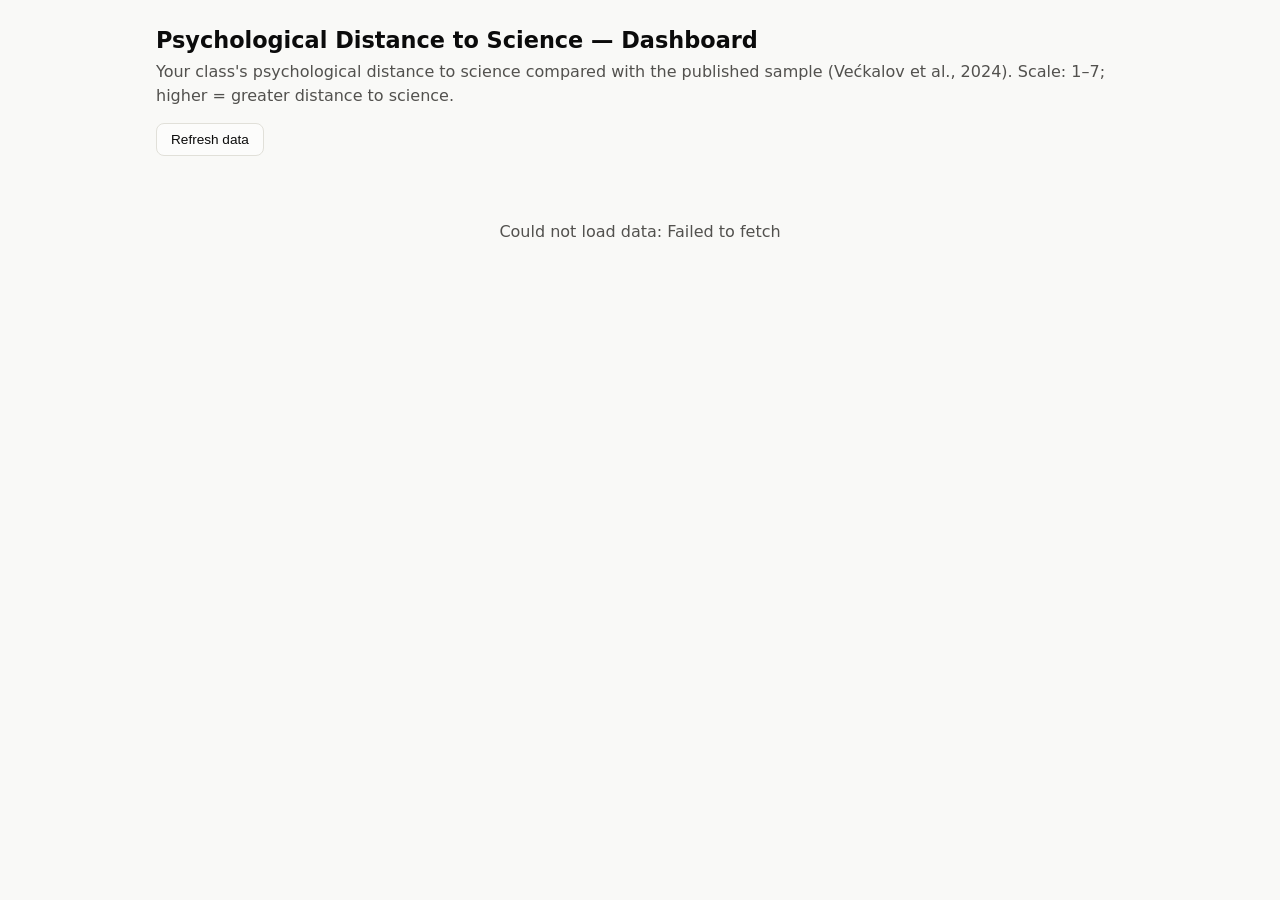
<file: psd/dashboard.html>
<!doctype html>
<html lang="en">
<head>
<meta charset="utf-8" />
<meta name="viewport" content="width=device-width, initial-scale=1" />
<title>Psychological Distance to Science — Dashboard</title>
<link rel="stylesheet" href="style.css" />
<style>
  .wrap { max-width: 1000px; }
  .toolbar { display: flex; align-items: center; gap: 12px; flex-wrap: wrap; margin-bottom: 16px; }
  .toolbar .spacer { flex: 1; }
  button.secondary { padding: 8px 14px; border-radius: 8px; border: 1px solid var(--gridline); background: var(--surface-1); color: var(--text-primary); cursor: pointer; font-size: 0.85rem; }
  button.secondary:hover { border-color: var(--series-1); }
  .note { font-size: 0.82rem; color: var(--text-muted); margin: -6px 0 16px; }
  .stat-row { display: flex; gap: 12px; margin-bottom: 20px; flex-wrap: wrap; }
  .stat-tile { background: var(--surface-1); border: 1px solid var(--border); border-radius: 10px; padding: 12px 16px; min-width: 150px; }
  .stat-tile .label { font-size: 0.78rem; color: var(--text-secondary); }
  .stat-tile .value { font-size: 1.6rem; font-weight: 600; margin-top: 2px; }
  .legend { display: flex; gap: 16px; align-items: center; margin-bottom: 8px; font-size: 0.85rem; color: var(--text-secondary); flex-wrap: wrap; }
  .legend .swatch { display: inline-block; width: 12px; height: 12px; border-radius: 3px; margin-right: 6px; vertical-align: -1px; }
  .chart-card { background: var(--surface-1); border: 1px solid var(--border); border-radius: 10px; padding: 18px; margin-bottom: 20px; }
  svg text { font-family: system-ui, -apple-system, "Segoe UI", sans-serif; }
  .axis-label { fill: var(--text-muted); font-size: 11px; }
  .value-label { fill: var(--text-primary); font-size: 11px; font-weight: 600; }
  .gridline { stroke: var(--gridline); stroke-width: 1; }
  .tooltip { position: fixed; pointer-events: none; background: var(--text-primary); color: var(--page); padding: 6px 10px; border-radius: 6px; font-size: 0.8rem; opacity: 0; transition: opacity 0.1s; z-index: 20; white-space: nowrap; }
  table.data-table { width: 100%; border-collapse: collapse; font-size: 0.85rem; }
  table.data-table th, table.data-table td { text-align: left; padding: 8px 10px; border-bottom: 1px solid var(--gridline); }
  table.data-table th { color: var(--text-secondary); font-weight: 600; font-size: 0.78rem; }
  table.data-table td.num { font-variant-numeric: tabular-nums; }
  .empty-state { text-align: center; padding: 48px 16px; color: var(--text-secondary); }
</style>
</head>
<body>
<div class="wrap">
  <h1>Psychological Distance to Science — Dashboard</h1>
  <p class="lede">Your class's psychological distance to science compared with the published sample (Većkalov et al., 2024). Scale: 1–7; higher = greater distance to science.</p>

  <div class="toolbar">
    <button class="secondary" id="refreshBtn">Refresh data</button>
    <span class="muted" id="lastUpdated"></span>
    <div class="spacer"></div>
  </div>

  <div id="content"></div>
</div>

<div class="tooltip" id="tooltip"></div>

<script src="items.js"></script>
<script src="scoring.js"></script>
<script src="config.js"></script>
<script>
(function () {
  const { ITEMS, DIMENSIONS, BASELINES } = window.PSD;
  const { aggregateClass } = window.PSD_SCORING;

  const C_CLASS = cssVar("--series-1", "#2a78d6");
  const C_NFV = cssVar("--series-2", "#eb6834");   // not fully vaccinated
  const C_FV = cssVar("--series-3", "#1baf7a");    // fully vaccinated
  const MAX = 7;
  const DIM_ORDER = ["temporal", "social", "hypothetical", "spatial"];

  const SERIES = [
    { key: "class", label: "Your class", color: C_CLASS },
    { key: "nfv", label: BASELINES.notFullyVaccinated.label, color: C_NFV },
    { key: "fv", label: BASELINES.fullyVaccinated.label, color: C_FV },
  ];

  function cssVar(n, f) { return getComputedStyle(document.documentElement).getPropertyValue(n).trim() || f; }

  // Course-group filtering. Responses are tagged "Group | id"; the bar lets you
  // view one group at a time (its own "box") or all together.
  let ALL_RESPONDENTS = [];
  let CURRENT_GROUP = (new URLSearchParams(location.search).get("group") || "").trim() || "__all__";
  function groupOf(r) { const id = String(r.respondentId || ""); const i = id.indexOf(" | "); return i >= 0 ? id.slice(0, i) : "(no group)"; }
  function filteredRespondents() { return CURRENT_GROUP === "__all__" ? ALL_RESPONDENTS : ALL_RESPONDENTS.filter((r) => groupOf(r) === CURRENT_GROUP); }
  function rerender() { render(aggregateClass(ITEMS, filteredRespondents())); }
  function ensureGroupBar() {
    let bar = document.getElementById("groupBar");
    if (!bar) { bar = document.createElement("div"); bar.id = "groupBar"; bar.style.cssText = "display:flex;gap:8px;flex-wrap:wrap;align-items:center;margin-bottom:16px;font-size:0.85rem;"; const c = document.getElementById("content"); c.parentNode.insertBefore(bar, c); }
    return bar;
  }
  function renderGroupBar() {
    const groups = Array.from(new Set(ALL_RESPONDENTS.map(groupOf))).filter((g) => g !== "(no group)").sort();
    const bar = ensureGroupBar();
    if (!groups.length) { bar.style.display = "none"; return; }
    bar.style.display = "flex";
    bar.innerHTML = '<span style="color:var(--text-secondary)">Group:</span>';
    [{ key: "__all__", label: "All groups" }].concat(groups.map((g) => ({ key: g, label: g }))).forEach((o) => {
      const b = document.createElement("button");
      b.className = "secondary";
      const count = o.key === "__all__" ? ALL_RESPONDENTS.length : ALL_RESPONDENTS.filter((r) => groupOf(r) === o.key).length;
      b.textContent = o.label + " (" + count + ")";
      if (o.key === CURRENT_GROUP) { b.style.borderColor = "var(--series-1)"; b.style.fontWeight = "600"; }
      b.addEventListener("click", () => { CURRENT_GROUP = o.key; renderGroupBar(); rerender(); });
      bar.appendChild(b);
    });
  }

  document.getElementById("refreshBtn").addEventListener("click", load);
  load();

  async function load() {
    const content = document.getElementById("content");
    if (!window.APP_CONFIG || window.APP_CONFIG.ENDPOINT_URL.indexOf("PASTE_YOUR") === 0) {
      content.innerHTML = '<div class="empty-state">This dashboard isn\'t connected to a data endpoint yet. See config.js / SETUP.md.</div>';
      return;
    }
    try {
      const url = window.APP_CONFIG.ENDPOINT_URL + "?secret=" + encodeURIComponent(window.APP_CONFIG.SHARED_SECRET);
      const res = await fetch(url);
      const data = await res.json();
      if (!data.ok) throw new Error(data.error || "Request failed");
      document.getElementById("lastUpdated").textContent = "Updated " + new Date().toLocaleTimeString();
      ALL_RESPONDENTS = data.respondents || [];
      renderGroupBar();
      rerender();
    } catch (err) {
      content.innerHTML = '<div class="empty-state">Could not load data: ' + escapeHtml(err.message) + "</div>";
    }
  }

  function render(agg) {
    const content = document.getElementById("content");
    if (!agg.n) {
      content.innerHTML = '<div class="empty-state">No responses yet. Once participants submit the survey, results will appear here.</div>';
      return;
    }
    content.innerHTML = "";
    content.appendChild(statRow(agg));
    const noteEl = document.createElement("p");
    noteEl.className = "note";
    noteEl.textContent = "Baseline values are approximate — read from the article's Figure 2 (Study 5, US), split by COVID-19 vaccination status.";
    content.appendChild(noteEl);
    content.appendChild(overallChart(agg));
    content.appendChild(perDimChart(agg));
    content.appendChild(detailTable(agg));
  }

  function statRow(agg) {
    const div = document.createElement("div");
    div.className = "stat-row";
    const tiles = [
      { label: "Respondents", value: String(agg.n) },
      { label: "Class total (1–7)", value: fmt(agg.total) },
      { label: "Not fully vacc. (approx.)", value: fmt(BASELINES.notFullyVaccinated.total) },
      { label: "Fully vacc. (approx.)", value: fmt(BASELINES.fullyVaccinated.total) },
    ];
    tiles.forEach((t) => {
      const el = document.createElement("div");
      el.className = "stat-tile";
      el.innerHTML = '<div class="label">' + escapeHtml(t.label) + '</div><div class="value">' + escapeHtml(t.value) + "</div>";
      div.appendChild(el);
    });
    return div;
  }

  function legend() {
    const div = document.createElement("div");
    div.className = "legend";
    div.innerHTML = SERIES.map((s) => '<span><span class="swatch" style="background:' + s.color + '"></span>' + escapeHtml(s.label) + "</span>").join("");
    return div;
  }

  function overallChart(agg) {
    const card = document.createElement("div");
    card.className = "chart-card";
    card.appendChild(heading("Overall psychological distance to science"));
    card.appendChild(legend());
    const rows = [
      { label: "Your class", value: agg.total, color: C_CLASS },
      { label: "Not fully vacc.", value: BASELINES.notFullyVaccinated.total, color: C_NFV },
      { label: "Fully vacc.", value: BASELINES.fullyVaccinated.total, color: C_FV },
    ];
    card.appendChild(barChart(rows, 520));
    return card;
  }

  function perDimChart(agg) {
    const card = document.createElement("div");
    card.className = "chart-card";
    card.appendChild(heading("By dimension: your class vs. baseline groups"));
    card.appendChild(legend());

    const width = 980, height = 340, mTop = 20, mBottom = 54, mLeft = 8, mRight = 8;
    const plotH = height - mTop - mBottom;
    const groupW = (width - mLeft - mRight) / DIM_ORDER.length;
    const barW = Math.min(30, (groupW - 20) / SERIES.length);
    const gap = 3;

    const svg = svgEl("svg");
    setAttrs(svg, { viewBox: "0 0 " + width + " " + height, width: "100%", style: "max-width:100%;height:auto;display:block;" });
    for (let t = 0; t <= MAX; t += 1) {
      const y = mTop + plotH * (1 - t / MAX);
      const line = svgEl("line"); setAttrs(line, { x1: mLeft, x2: width - mRight, y1: y, y2: y, class: "gridline" }); svg.appendChild(line);
      const lab = svgEl("text"); setAttrs(lab, { x: mLeft, y: y - 3, class: "axis-label" }); lab.textContent = t; svg.appendChild(lab);
    }
    DIM_ORDER.forEach((dim, i) => {
      const vals = [
        { label: "Your class", value: agg.dimMeans[dim], color: C_CLASS },
        { label: "Not fully vacc.", value: BASELINES.notFullyVaccinated.dims[dim], color: C_NFV },
        { label: "Fully vacc.", value: BASELINES.fullyVaccinated.dims[dim], color: C_FV },
      ];
      const pairW = barW * SERIES.length + gap * (SERIES.length - 1);
      const cx = mLeft + groupW * i + groupW / 2;
      let x = cx - pairW / 2;
      vals.forEach((v) => {
        const val = v.value == null ? 0 : v.value;
        const barH = plotH * (val / MAX);
        const y = mTop + (plotH - barH);
        const g = svgEl("g");
        const rect = svgEl("rect"); setAttrs(rect, { x: x, y: y, width: barW, height: Math.max(barH, 1), rx: 3, ry: 3, fill: v.color }); g.appendChild(rect);
        const patch = svgEl("rect"); setAttrs(patch, { x: x, y: mTop + plotH - 3, width: barW, height: 3, fill: v.color }); g.appendChild(patch);
        g.addEventListener("mousemove", (e) => showTip(e, DIMENSIONS[dim].label + " — " + v.label + ": " + (v.value == null ? "no data" : fmt(v.value))));
        g.addEventListener("mouseleave", hideTip);
        svg.appendChild(g);
        x += barW + gap;
      });
      const lab = svgEl("text"); setAttrs(lab, { x: cx, y: height - mBottom + 18, "text-anchor": "middle", class: "axis-label" }); lab.textContent = DIMENSIONS[dim].label.replace(" distance", ""); svg.appendChild(lab);
    });
    const holder = document.createElement("div");
    holder.appendChild(svg);
    card.appendChild(holder);
    return card;
  }

  function detailTable(agg) {
    const card = document.createElement("div");
    card.className = "chart-card";
    card.appendChild(heading("Dimension detail"));
    const table = document.createElement("table");
    table.className = "data-table";
    const rows = DIM_ORDER.map((dim) =>
      "<tr><td>" + escapeHtml(DIMENSIONS[dim].label) + "</td>" +
      "<td class='num'>" + fmt(agg.dimMeans[dim]) + "</td>" +
      "<td class='num'>" + fmt(BASELINES.notFullyVaccinated.dims[dim]) + "</td>" +
      "<td class='num'>" + fmt(BASELINES.fullyVaccinated.dims[dim]) + "</td></tr>"
    ).join("");
    const totalRow =
      "<tr><td><strong>Total PSYDISC</strong></td>" +
      "<td class='num'><strong>" + fmt(agg.total) + "</strong></td>" +
      "<td class='num'>" + fmt(BASELINES.notFullyVaccinated.total) + "</td>" +
      "<td class='num'>" + fmt(BASELINES.fullyVaccinated.total) + "</td></tr>";
    table.innerHTML =
      "<thead><tr><th>Dimension</th><th>Your class</th><th>Not fully vacc.</th><th>Fully vacc.</th></tr></thead><tbody>" +
      rows + totalRow + "</tbody>";
    card.appendChild(table);
    return card;
  }

  function barChart(rows, maxWidth) {
    const width = 900, height = 260, mTop = 20, mBottom = 40, mLeft = 8, mRight = 8;
    const plotH = height - mTop - mBottom;
    const groupW = (width - mLeft - mRight) / rows.length;
    const barW = 80;
    const svg = svgEl("svg");
    setAttrs(svg, { viewBox: "0 0 " + width + " " + height, width: "100%", style: "max-width:" + maxWidth + "px;height:auto;display:block;" });
    for (let t = 0; t <= MAX; t += 1) {
      const y = mTop + plotH * (1 - t / MAX);
      const line = svgEl("line"); setAttrs(line, { x1: mLeft, x2: width - mRight, y1: y, y2: y, class: "gridline" }); svg.appendChild(line);
      const lab = svgEl("text"); setAttrs(lab, { x: mLeft, y: y - 3, class: "axis-label" }); lab.textContent = t; svg.appendChild(lab);
    }
    rows.forEach((row, i) => {
      const cx = mLeft + groupW * i + groupW / 2;
      const val = row.value == null ? 0 : row.value;
      const barH = plotH * (val / MAX);
      const y = mTop + (plotH - barH);
      const g = svgEl("g");
      const rect = svgEl("rect"); setAttrs(rect, { x: cx - barW / 2, y: y, width: barW, height: Math.max(barH, 1), rx: 4, ry: 4, fill: row.color }); g.appendChild(rect);
      const patch = svgEl("rect"); setAttrs(patch, { x: cx - barW / 2, y: mTop + plotH - 4, width: barW, height: 4, fill: row.color }); g.appendChild(patch);
      const v2 = svgEl("text"); setAttrs(v2, { x: cx, y: y - 7, "text-anchor": "middle", class: "value-label" }); v2.textContent = fmt(row.value); g.appendChild(v2);
      const lab = svgEl("text"); setAttrs(lab, { x: cx, y: height - mBottom + 20, "text-anchor": "middle", class: "axis-label" }); lab.textContent = row.label; g.appendChild(lab);
      g.addEventListener("mousemove", (e) => showTip(e, row.label + ": " + fmt(row.value) + " / 7"));
      g.addEventListener("mouseleave", hideTip);
      svg.appendChild(g);
    });
    const holder = document.createElement("div");
    holder.appendChild(svg);
    return holder;
  }

  function heading(t) {
    const h = document.createElement("h2");
    h.style.cssText = "margin:0 0 12px;color:var(--text-primary);font-size:1.05rem;";
    h.textContent = t;
    return h;
  }
  function fmt(v) { return v == null ? "—" : (Math.round(v * 100) / 100).toFixed(2); }
  function svgEl(t) { return document.createElementNS("http://www.w3.org/2000/svg", t); }
  function setAttrs(el, o) { for (const k in o) el.setAttribute(k, o[k]); }
  function showTip(e, text) { const tip = document.getElementById("tooltip"); tip.textContent = text; tip.style.left = (e.clientX + 12) + "px"; tip.style.top = (e.clientY + 12) + "px"; tip.style.opacity = "1"; }
  function hideTip() { document.getElementById("tooltip").style.opacity = "0"; }
  function escapeHtml(s) { const d = document.createElement("div"); d.textContent = s; return d.innerHTML; }
})();
</script>
</body>
</html>
</file>
<file: style.css>
:root {
  color-scheme: light;
  --surface-1: #fcfcfb;
  --page: #f9f9f7;
  --text-primary: #0b0b0b;
  --text-secondary: #52514e;
  --text-muted: #898781;
  --gridline: #e1e0d9;
  --border: rgba(11, 11, 11, 0.10);
  --series-1: #2a78d6; /* class / your answers */
  --series-2: #eb6834; /* US population */
  --good: #0ca30c;
}
@media (prefers-color-scheme: dark) {
  :root:where(:not([data-theme="light"])) {
    color-scheme: dark;
    --surface-1: #1a1a19;
    --page: #0d0d0d;
    --text-primary: #ffffff;
    --text-secondary: #c3c2b7;
    --text-muted: #898781;
    --gridline: #2c2c2a;
    --border: rgba(255, 255, 255, 0.10);
    --series-1: #3987e5;
    --series-2: #d95926;
    --good: #0ca30c;
  }
}
:root[data-theme="dark"] {
  color-scheme: dark;
  --surface-1: #1a1a19;
  --page: #0d0d0d;
  --text-primary: #ffffff;
  --text-secondary: #c3c2b7;
  --text-muted: #898781;
  --gridline: #2c2c2a;
  --border: rgba(255, 255, 255, 0.10);
  --series-1: #3987e5;
  --series-2: #d95926;
  --good: #0ca30c;
}

* { box-sizing: border-box; }

body {
  margin: 0;
  font-family: system-ui, -apple-system, "Segoe UI", sans-serif;
  background: var(--page);
  color: var(--text-primary);
  line-height: 1.45;
}

.wrap {
  max-width: 720px;
  margin: 0 auto;
  padding: 24px 16px 96px;
}

h1 { font-size: 1.4rem; margin: 0 0 4px; }
h2 { font-size: 1.05rem; margin: 32px 0 8px; color: var(--text-secondary); }
p.lede { color: var(--text-secondary); margin-top: 0; }

.card {
  background: var(--surface-1);
  border: 1px solid var(--border);
  border-radius: 10px;
  padding: 16px 18px;
  margin-bottom: 12px;
}

.item-index { color: var(--text-muted); font-size: 0.8rem; }
.item-text { font-size: 1rem; margin: 4px 0 12px; }

.options { display: flex; flex-direction: column; gap: 6px; }
.option {
  display: flex;
  align-items: center;
  gap: 10px;
  padding: 10px 12px;
  border-radius: 8px;
  border: 1px solid var(--gridline);
  cursor: pointer;
  min-height: 44px;
}
.option:hover { border-color: var(--series-1); }
.option input { accent-color: var(--series-1); width: 18px; height: 18px; flex-shrink: 0; }
.option.checked { border-color: var(--series-1); background: color-mix(in srgb, var(--series-1) 8%, transparent); }

.agree-row { display: flex; gap: 8px; justify-content: space-between; }
.agree-row .option { flex: 1; justify-content: center; text-align: center; padding: 10px 4px; }
.agree-row .option span { font-size: 0.85rem; }

label.field-label { display: block; font-size: 0.85rem; color: var(--text-secondary); margin-bottom: 4px; }
input[type="text"] {
  width: 100%;
  padding: 10px 12px;
  border-radius: 8px;
  border: 1px solid var(--gridline);
  background: var(--surface-1);
  color: var(--text-primary);
  font-size: 1rem;
}

.progress-bar {
  position: sticky;
  top: 0;
  z-index: 5;
  background: var(--page);
  padding: 10px 0;
}
.progress-track {
  height: 6px;
  border-radius: 3px;
  background: var(--gridline);
  overflow: hidden;
}
.progress-fill {
  height: 100%;
  background: var(--series-1);
  width: 0%;
  transition: width 0.2s ease;
}
.progress-label { font-size: 0.78rem; color: var(--text-muted); margin-top: 4px; }

button.submit {
  display: block;
  width: 100%;
  padding: 14px;
  border: none;
  border-radius: 10px;
  background: var(--series-1);
  color: white;
  font-size: 1rem;
  font-weight: 600;
  cursor: pointer;
  margin-top: 24px;
}
button.submit:disabled { opacity: 0.5; cursor: not-allowed; }
button.submit:not(:disabled):hover { filter: brightness(1.08); }

.status-msg {
  margin-top: 12px;
  padding: 10px 12px;
  border-radius: 8px;
  font-size: 0.9rem;
}
.status-msg.error { background: color-mix(in srgb, #e34948 15%, transparent); color: var(--text-primary); }
.status-msg.success { background: color-mix(in srgb, var(--good) 15%, transparent); color: var(--text-primary); }

.thankyou { text-align: center; padding: 64px 16px; }
.thankyou h1 { font-size: 1.6rem; }

.muted { color: var(--text-muted); font-size: 0.85rem; }
</file>
<file: cmq/style.css>
:root {
  color-scheme: light;
  --surface-1: #fcfcfb;
  --page: #f9f9f7;
  --text-primary: #0b0b0b;
  --text-secondary: #52514e;
  --text-muted: #898781;
  --gridline: #e1e0d9;
  --border: rgba(11, 11, 11, 0.10);
  --series-1: #2a78d6; /* your class */
  --series-2: #eb6834; /* German */
  --series-3: #1baf7a; /* English */
  --series-4: #eda100; /* Turkish */
}
@media (prefers-color-scheme: dark) {
  :root:where(:not([data-theme="light"])) {
    color-scheme: dark;
    --surface-1: #1a1a19; --page: #0d0d0d; --text-primary: #fff; --text-secondary: #c3c2b7;
    --text-muted: #898781; --gridline: #2c2c2a; --border: rgba(255,255,255,0.10);
    --series-1: #3987e5; --series-2: #d95926; --series-3: #199e70; --series-4: #c98500;
  }
}
:root[data-theme="dark"] {
  color-scheme: dark;
  --surface-1: #1a1a19; --page: #0d0d0d; --text-primary: #fff; --text-secondary: #c3c2b7;
  --text-muted: #898781; --gridline: #2c2c2a; --border: rgba(255,255,255,0.10);
  --series-1: #3987e5; --series-2: #d95926; --series-3: #199e70; --series-4: #c98500;
}

* { box-sizing: border-box; }
body { margin: 0; font-family: system-ui, -apple-system, "Segoe UI", sans-serif; background: var(--page); color: var(--text-primary); line-height: 1.45; }
.wrap { max-width: 760px; margin: 0 auto; padding: 24px 16px 96px; }
h1 { font-size: 1.4rem; margin: 0 0 4px; }
h2 { font-size: 1.05rem; margin: 32px 0 8px; color: var(--text-secondary); }
p.lede { color: var(--text-secondary); margin-top: 0; }

.card { background: var(--surface-1); border: 1px solid var(--border); border-radius: 10px; padding: 16px 18px; margin-bottom: 12px; }
.item-index { color: var(--text-muted); font-size: 0.8rem; }
.item-text { font-size: 1rem; margin: 4px 0 16px; }

/* Horizontal 11-point likelihood scale */
.scale { display: flex; gap: 3px; overflow-x: auto; padding-bottom: 4px; }
.scale-opt { flex: 1 0 auto; min-width: 42px; }
.scale-opt label {
  display: flex; flex-direction: column; align-items: center; gap: 5px;
  padding: 8px 2px; border-radius: 8px; border: 1px solid var(--gridline);
  cursor: pointer; text-align: center;
}
.scale-opt label:hover { border-color: var(--series-1); }
.scale-opt.checked label { border-color: var(--series-1); background: color-mix(in srgb, var(--series-1) 10%, transparent); }
.scale-opt .pct { font-size: 0.78rem; font-variant-numeric: tabular-nums; color: var(--text-secondary); }
.scale-opt input { accent-color: var(--series-1); width: 18px; height: 18px; }
.scale-anchors { display: flex; justify-content: space-between; margin-top: 6px; font-size: 0.75rem; color: var(--text-muted); }

label.field-label { display: block; font-size: 0.85rem; color: var(--text-secondary); margin-bottom: 4px; }
input[type="text"] { width: 100%; padding: 10px 12px; border-radius: 8px; border: 1px solid var(--gridline); background: var(--surface-1); color: var(--text-primary); font-size: 1rem; }

.progress-bar { position: sticky; top: 0; z-index: 5; background: var(--page); padding: 10px 0; }
.progress-track { height: 6px; border-radius: 3px; background: var(--gridline); overflow: hidden; }
.progress-fill { height: 100%; background: var(--series-1); width: 0%; transition: width 0.2s ease; }
.progress-label { font-size: 0.78rem; color: var(--text-muted); margin-top: 4px; }

button.submit { display: block; width: 100%; padding: 14px; border: none; border-radius: 10px; background: var(--series-1); color: #fff; font-size: 1rem; font-weight: 600; cursor: pointer; margin-top: 24px; }
button.submit:disabled { opacity: 0.5; cursor: not-allowed; }
button.submit:not(:disabled):hover { filter: brightness(1.08); }
.status-msg { margin-top: 12px; padding: 10px 12px; border-radius: 8px; font-size: 0.9rem; }
.status-msg.error { background: color-mix(in srgb, #e34948 15%, transparent); color: var(--text-primary); }
.thankyou { text-align: center; padding: 64px 16px; }
.thankyou h1 { font-size: 1.6rem; }
.muted { color: var(--text-muted); font-size: 0.85rem; }
</file>
<file: ilt/style.css>
:root {
  color-scheme: light;
  --surface-1: #fcfcfb;
  --page: #f9f9f7;
  --text-primary: #0b0b0b;
  --text-secondary: #52514e;
  --text-muted: #898781;
  --gridline: #e1e0d9;
  --border: rgba(11, 11, 11, 0.10);
  --series-1: #2a78d6; /* your class */
  --series-2: #eb6834; /* published baseline */
  --good: #0ca30c;
}
@media (prefers-color-scheme: dark) {
  :root:where(:not([data-theme="light"])) {
    color-scheme: dark;
    --surface-1: #1a1a19;
    --page: #0d0d0d;
    --text-primary: #ffffff;
    --text-secondary: #c3c2b7;
    --text-muted: #898781;
    --gridline: #2c2c2a;
    --border: rgba(255, 255, 255, 0.10);
    --series-1: #3987e5;
    --series-2: #d95926;
    --good: #0ca30c;
  }
}
:root[data-theme="dark"] {
  color-scheme: dark;
  --surface-1: #1a1a19;
  --page: #0d0d0d;
  --text-primary: #ffffff;
  --text-secondary: #c3c2b7;
  --text-muted: #898781;
  --gridline: #2c2c2a;
  --border: rgba(255, 255, 255, 0.10);
  --series-1: #3987e5;
  --series-2: #d95926;
  --good: #0ca30c;
}

* { box-sizing: border-box; }

body {
  margin: 0;
  font-family: system-ui, -apple-system, "Segoe UI", sans-serif;
  background: var(--page);
  color: var(--text-primary);
  line-height: 1.45;
}

.wrap { max-width: 760px; margin: 0 auto; padding: 24px 16px 96px; }

h1 { font-size: 1.4rem; margin: 0 0 4px; }
h2 { font-size: 1.05rem; margin: 32px 0 8px; color: var(--text-secondary); }
p.lede { color: var(--text-secondary); margin-top: 0; }

.card {
  background: var(--surface-1);
  border: 1px solid var(--border);
  border-radius: 10px;
  padding: 16px 18px;
  margin-bottom: 12px;
}

.item-index { color: var(--text-muted); font-size: 0.8rem; }
.item-text { font-size: 1rem; margin: 4px 0 12px; }
.item-note { font-size: 0.82rem; color: var(--text-muted); font-style: italic; margin: -6px 0 10px; }

/* Shared stimulus (catalogue record, search form) shown above a question. */
.stimulus { margin: 4px 0 14px; }
.stimulus p { margin: 0 0 8px; }
table.stimulus-table {
  border-collapse: collapse;
  width: 100%;
  font-size: 0.88rem;
  border: 1px solid var(--gridline);
}
table.stimulus-table th,
table.stimulus-table td {
  border: 1px solid var(--gridline);
  padding: 6px 9px;
  text-align: left;
  vertical-align: top;
}
table.stimulus-table th {
  width: 34%;
  background: color-mix(in srgb, var(--series-1) 6%, transparent);
  font-weight: 600;
  color: var(--text-secondary);
}

.options { display: flex; flex-direction: column; gap: 6px; }
.option {
  display: flex;
  align-items: flex-start;
  gap: 10px;
  padding: 10px 12px;
  border-radius: 8px;
  border: 1px solid var(--gridline);
  cursor: pointer;
  min-height: 44px;
}
.option:hover { border-color: var(--series-1); }
.option input { accent-color: var(--series-1); width: 18px; height: 18px; flex-shrink: 0; margin-top: 2px; }
.option .opt-key { font-weight: 600; color: var(--text-secondary); flex-shrink: 0; }
.option.checked { border-color: var(--series-1); background: color-mix(in srgb, var(--series-1) 8%, transparent); }

label.field-label { display: block; font-size: 0.85rem; color: var(--text-secondary); margin-bottom: 4px; }
input[type="text"] {
  width: 100%;
  padding: 10px 12px;
  border-radius: 8px;
  border: 1px solid var(--gridline);
  background: var(--surface-1);
  color: var(--text-primary);
  font-size: 1rem;
}

.progress-bar { position: sticky; top: 0; z-index: 5; background: var(--page); padding: 10px 0; }
.progress-track { height: 6px; border-radius: 3px; background: var(--gridline); overflow: hidden; }
.progress-fill { height: 100%; background: var(--series-1); width: 0%; transition: width 0.2s ease; }
.progress-label { font-size: 0.78rem; color: var(--text-muted); margin-top: 4px; }

button.submit {
  display: block; width: 100%; padding: 14px; border: none; border-radius: 10px;
  background: var(--series-1); color: white; font-size: 1rem; font-weight: 600;
  cursor: pointer; margin-top: 24px;
}
button.submit:disabled { opacity: 0.5; cursor: not-allowed; }
button.submit:not(:disabled):hover { filter: brightness(1.08); }

.status-msg { margin-top: 12px; padding: 10px 12px; border-radius: 8px; font-size: 0.9rem; }
.status-msg.error { background: color-mix(in srgb, #e34948 15%, transparent); color: var(--text-primary); }

.thankyou { text-align: center; padding: 64px 16px; }
.thankyou h1 { font-size: 1.6rem; }
.muted { color: var(--text-muted); font-size: 0.85rem; }
</file>
<file: psd/style.css>
:root {
  color-scheme: light;
  --surface-1: #fcfcfb;
  --page: #f9f9f7;
  --text-primary: #0b0b0b;
  --text-secondary: #52514e;
  --text-muted: #898781;
  --gridline: #e1e0d9;
  --border: rgba(11, 11, 11, 0.10);
  --series-1: #2a78d6; /* your class */
  --series-2: #eb6834; /* German */
  --series-3: #1baf7a; /* English */
  --series-4: #eda100; /* Turkish */
}
@media (prefers-color-scheme: dark) {
  :root:where(:not([data-theme="light"])) {
    color-scheme: dark;
    --surface-1: #1a1a19; --page: #0d0d0d; --text-primary: #fff; --text-secondary: #c3c2b7;
    --text-muted: #898781; --gridline: #2c2c2a; --border: rgba(255,255,255,0.10);
    --series-1: #3987e5; --series-2: #d95926; --series-3: #199e70; --series-4: #c98500;
  }
}
:root[data-theme="dark"] {
  color-scheme: dark;
  --surface-1: #1a1a19; --page: #0d0d0d; --text-primary: #fff; --text-secondary: #c3c2b7;
  --text-muted: #898781; --gridline: #2c2c2a; --border: rgba(255,255,255,0.10);
  --series-1: #3987e5; --series-2: #d95926; --series-3: #199e70; --series-4: #c98500;
}

* { box-sizing: border-box; }
body { margin: 0; font-family: system-ui, -apple-system, "Segoe UI", sans-serif; background: var(--page); color: var(--text-primary); line-height: 1.45; }
.wrap { max-width: 760px; margin: 0 auto; padding: 24px 16px 96px; }
h1 { font-size: 1.4rem; margin: 0 0 4px; }
h2 { font-size: 1.05rem; margin: 32px 0 8px; color: var(--text-secondary); }
p.lede { color: var(--text-secondary); margin-top: 0; }

.card { background: var(--surface-1); border: 1px solid var(--border); border-radius: 10px; padding: 16px 18px; margin-bottom: 12px; }
.item-index { color: var(--text-muted); font-size: 0.8rem; }
.item-text { font-size: 1rem; margin: 4px 0 16px; }

/* Horizontal 11-point likelihood scale */
.scale { display: flex; gap: 3px; overflow-x: auto; padding-bottom: 4px; }
.scale-opt { flex: 1 0 auto; min-width: 42px; }
.scale-opt label {
  display: flex; flex-direction: column; align-items: center; gap: 5px;
  padding: 8px 2px; border-radius: 8px; border: 1px solid var(--gridline);
  cursor: pointer; text-align: center;
}
.scale-opt label:hover { border-color: var(--series-1); }
.scale-opt.checked label { border-color: var(--series-1); background: color-mix(in srgb, var(--series-1) 10%, transparent); }
.scale-opt .pct { font-size: 0.78rem; font-variant-numeric: tabular-nums; color: var(--text-secondary); }
.scale-opt input { accent-color: var(--series-1); width: 18px; height: 18px; }
.scale-anchors { display: flex; justify-content: space-between; margin-top: 6px; font-size: 0.75rem; color: var(--text-muted); }

label.field-label { display: block; font-size: 0.85rem; color: var(--text-secondary); margin-bottom: 4px; }
input[type="text"] { width: 100%; padding: 10px 12px; border-radius: 8px; border: 1px solid var(--gridline); background: var(--surface-1); color: var(--text-primary); font-size: 1rem; }

.progress-bar { position: sticky; top: 0; z-index: 5; background: var(--page); padding: 10px 0; }
.progress-track { height: 6px; border-radius: 3px; background: var(--gridline); overflow: hidden; }
.progress-fill { height: 100%; background: var(--series-1); width: 0%; transition: width 0.2s ease; }
.progress-label { font-size: 0.78rem; color: var(--text-muted); margin-top: 4px; }

button.submit { display: block; width: 100%; padding: 14px; border: none; border-radius: 10px; background: var(--series-1); color: #fff; font-size: 1rem; font-weight: 600; cursor: pointer; margin-top: 24px; }
button.submit:disabled { opacity: 0.5; cursor: not-allowed; }
button.submit:not(:disabled):hover { filter: brightness(1.08); }
.status-msg { margin-top: 12px; padding: 10px 12px; border-radius: 8px; font-size: 0.9rem; }
.status-msg.error { background: color-mix(in srgb, #e34948 15%, transparent); color: var(--text-primary); }
.thankyou { text-align: center; padding: 64px 16px; }
.thankyou h1 { font-size: 1.6rem; }
.muted { color: var(--text-muted); font-size: 0.85rem; }
</file>
